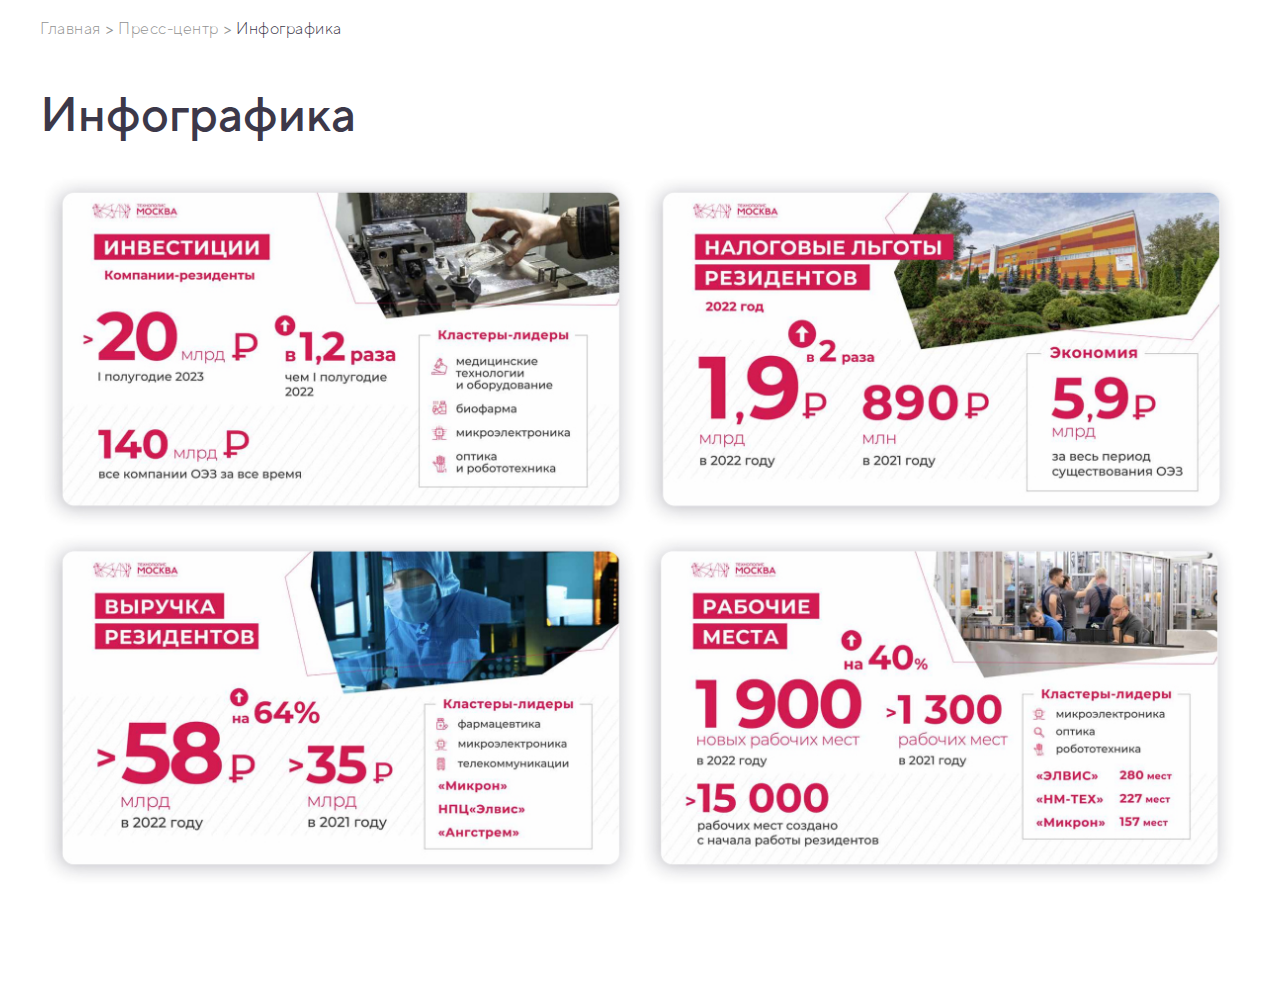
<file: info/index.html>
<!DOCTYPE html>
<html lang="ru">
<head>
    <meta charset="UTF-8">
    <meta http-equiv="X-UA-Compatible" content="IE=edge">
    <meta name="viewport" content="width=device-width, initial-scale=1.0">
    <meta name="description" content="Technopolis" />
    <link
  rel="stylesheet"
  href="https://cdn.jsdelivr.net/npm/swiper@10/swiper-bundle.min.css"
/>
    <link rel="stylesheet" href="./style/normalize.min.css">
    <link rel="stylesheet" href="./style/style.css">
    <title>Технополис</title>
</head>
<body>
    <div class="overflow"></div>
    <section class="smi">
        <div class="container">
            <div class="bread-crumbs">
                <a aria-label="#" class="bread-crumbs__link" href="#">Главная </a>
                <span>></span>
                <a aria-label="#" class="bread-crumbs__link" href="#">Пресс-центр </a>
                <span>></span>
                <a aria-label="#" class="bread-crumbs__link bread-crumbs__link_active" href="#">Инфографика</a>
            </div>
            <h1 class="info__title">Инфографика</h1>
            <div class="info__grid">
                <button class="modal-open-btn btn-reset" id="1"> <img src="./img/1.jpg" alt=""></button>
                <button class="modal-open-btn btn-reset" id="2"> <img src="./img/2.jpg" alt=""></button>
                <button class="modal-open-btn btn-reset" id="3"> <img src="./img/3.jpg" alt=""></button>
                <button class="modal-open-btn btn-reset" id="4"> <img src="./img/4.jpg" alt=""></button>
               
          
            </div>
            <div class="modal">
                <div class="swiper">
                    <!-- Additional required wrapper -->
                    <div class="swiper-wrapper">
                      <!-- Slides -->
                      <div class="swiper-slide" data-slide="1"><img src="./img/1.jpg" alt=""></div>
                      <div class="swiper-slide" data-slide="2"><img src="./img/2.jpg" alt=""></div>
                      <div class="swiper-slide" data-slide="3"><img src="./img/3.jpg" alt=""></div>
                      <div class="swiper-slide" data-slide="4"><img src="./img/4.jpg" alt=""></div>

                    </div>
                  
                  

                  </div>
                    <div class="swiper-btns">
                     
                    <div class="modal-button-prev">
                        <svg xmlns="http://www.w3.org/2000/svg" xmlns:xlink="http://www.w3.org/1999/xlink" viewBox="0 0 76.29 140.12"><defs><style>.cls-1,.cls-3{fill:none;}.cls-2{clip-path:url(#clip-path);}.cls-3{stroke:#cacaca;stroke-width:2px;}.cls-4{fill:#cacaca;}</style><clipPath id="clip-path" transform="translate(0 0)"><rect class="cls-1" width="76.29" height="140.12"/></clipPath></defs><g id="Layer_2" data-name="Layer 2"><g id="Layer_1-2" data-name="Layer 1"><g class="cls-2"><line class="cls-3" x1="3.01" y1="72.93" x2="75.24" y2="0.71"/><line class="cls-3" x1="3.36" y1="67.19" x2="75.59" y2="139.42"/></g><rect class="cls-4" x="-4.89" y="49.57" width="54.02" height="8.53" transform="translate(-31.59 31.4) rotate(-45)"/><rect class="cls-4" x="18.2" y="59.28" width="8.53" height="54.02" transform="translate(-54.44 41.15) rotate(-45)"/></g></g></svg>
                    </div>
                    <div class="modal-button-next">
                        <svg xmlns="http://www.w3.org/2000/svg" xmlns:xlink="http://www.w3.org/1999/xlink" viewBox="0 0 76.29 140.12"><defs><style>.cls-1,.cls-3{fill:none;}.cls-2{clip-path:url(#clip-path);}.cls-3{stroke:#cacaca;stroke-width:2px;}.cls-4{fill:#cacaca;}</style><clipPath id="clip-path" transform="translate(0 0)"><rect class="cls-1" width="76.29" height="140.12"/></clipPath></defs><g id="Layer_2" data-name="Layer 2"><g id="Layer_1-2" data-name="Layer 1"><g class="cls-2"><line class="cls-3" x1="3.01" y1="72.93" x2="75.24" y2="0.71"/><line class="cls-3" x1="3.36" y1="67.19" x2="75.59" y2="139.42"/></g><rect class="cls-4" x="-4.89" y="49.57" width="54.02" height="8.53" transform="translate(-31.59 31.4) rotate(-45)"/><rect class="cls-4" x="18.2" y="59.28" width="8.53" height="54.02" transform="translate(-54.44 41.15) rotate(-45)"/></g></g></svg>
                    </div>
                    </div>
            </div>
        </div>
    </section>

    <script src="https://cdn.jsdelivr.net/npm/swiper@10/swiper-bundle.min.js"></script>
    <script src="./js/index.js"></script>
</body>
</html>
</file>
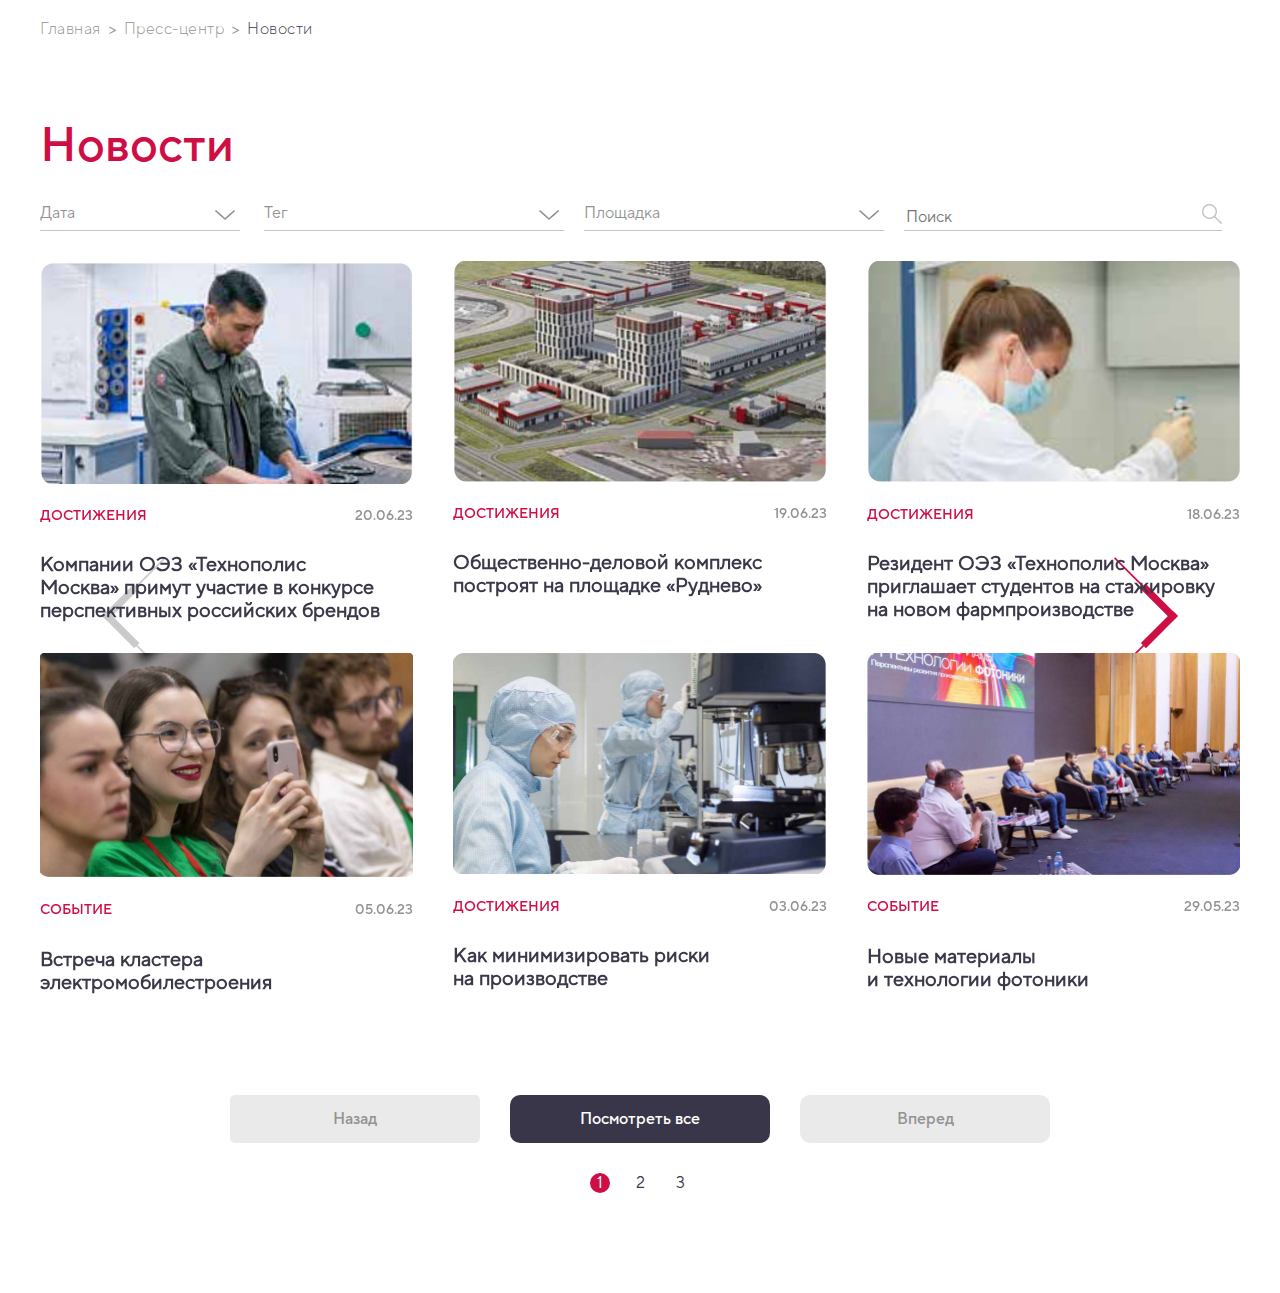
<file: news/index.html>
<!DOCTYPE html>
<html lang="ru">
<head>
    <meta charset="UTF-8">
    <meta http-equiv="X-UA-Compatible" content="IE=edge">
    <meta name="viewport" content="width=device-width, initial-scale=1.0">
    <meta name="description" content="Technopolis" />
    <link
  rel="stylesheet"
  href="https://cdn.jsdelivr.net/npm/swiper@10/swiper-bundle.min.css"
/>
    <link rel="stylesheet" href="./style/normalize.min.css">
    <link rel="stylesheet" href="./style/style.css">
    <title>Технополис</title>
</head>
<body>
    <section class="smi">
        <div class="container">
            <div class="bread-crumbs">
                <a aria-label="#" class="bread-crumbs__link" href="#">Главная </a>
                <span>></span>
                <a aria-label="#" class="bread-crumbs__link" href="#">Пресс-центр </a>
                <span>></span>
                <a aria-label="#" class="bread-crumbs__link bread-crumbs__link_active" href="#">Новости</a>
            </div>
            <h1 class="smi__title">Новости</h1>
            <div class="selects">
                <select class="date-select" name="" id="">
                    <option value="" disabled selected>Дата</option>
                    <option>123</option>
                </select>
                <select class="tag-select" name="" id="">
                    <option value="" disabled selected>Тег</option>
                    <option>123</option>
                </select>
                <select class="name-select" name="" id="">
                    <option value="" disabled selected>Площадка</option>
                    <option>123</option>
                </select>
                <div class="search">
                    <input placeholder="Поиск" type="text">
                    <?xml version="1.0" encoding="UTF-8"?><svg class="search__icon" xmlns="http://www.w3.org/2000/svg" viewBox="0 0 25.36 25.39"><defs><style>.d{fill:#c4c3c8;}</style></defs><g id="a"/><g id="b"><g id="c"><path class="d" d="M15.06,17.34l.46-.28s.09-.04,.13-.04c.07,0,.13,.03,.18,.08l.52,.55h0c.15,.16,.45,.47,.45,.47l6.95,6.97c.3,.3,.59,.37,.97,.25,.37-.11,.55-.34,.63-.75,0-.02,0-.04,.01-.06v-.2c-.02-.06-.03-.1-.04-.12l-.03-.06c-.07-.14-.15-.28-.21-.34-1.8-1.81-6.5-6.52-7.57-7.59-.36-.36-.41-.85-.11-1.27,.94-1.37,1.49-2.9,1.64-4.54,.17-1.87-.18-3.63-1.03-5.24-1.2-2.28-3.05-3.86-5.51-4.69-.72-.24-1.5-.39-2.31-.44-.07,0-.14-.02-.21-.03l-1.17,.03c-.17,.02-.34,.04-.51,.06C5.95,.41,3.95,1.47,2.37,3.26,1.19,4.58,.45,6.11,.16,7.8c-.53,3.12,.26,5.88,2.36,8.2,1.43,1.59,3.23,2.58,5.36,2.94,2.55,.44,4.94-.09,7.12-1.56,.01,0,.03-.02,.07-.04Zm-5.54-.15c-2.11,0-4.05-.82-5.51-2.29-1.44-1.46-2.24-3.39-2.23-5.44,.02-4.23,3.46-7.67,7.67-7.67,2.08,0,4.02,.81,5.47,2.26,1.46,1.46,2.26,3.39,2.25,5.45,0,2.04-.81,3.98-2.28,5.44-1.46,1.45-3.37,2.25-5.38,2.25Z"/></g></g></svg>
                </div>
                
            </div>
            <div class="swiper swiper-index">
                <!-- Additional required wrapper -->
                <div class="swiper-wrapper">
                  <!-- Slides -->
                  <div class="swiper-slide">
                     <div class="grid">
                        <a aria-label="#" href="#" class="card">
                            <img src="./img/1.jpg" alt="photo">
                            <div class="flex">
                                <p class="name">ДОСТИЖЕНИЯ</p>
                                <p class="date">20.06.23</p>
                            </div>
                            <h2 class="title">Компании ОЭЗ «Технополис<br>
                                Москва» примут участие в конкурсе<br>
                                перспективных российских брендов</h2>
                        </a>
                        <a aria-label="#" href="#" class="card">
                            <img src="./img/2.jpg" alt="photo">
                            <div class="flex">
                                <p class="name">ДОСТИЖЕНИЯ</p>
                                <p class="date">19.06.23</p>
                            </div>
                            <h2 class="title">Общественно-деловой комплекс<br>
                                построят на площадке «Руднево»</h2>
                        </a>
                        <a aria-label="#" href="#" class="card">
                            <img src="./img/3.jpg" alt="photo">
                            <div class="flex">
                                <p class="name">ДОСТИЖЕНИЯ</p>
                                <p class="date">18.06.23</p>
                            </div>
                            <h2 class="title">Резидент ОЭЗ «Технополис Москва»<br>
                                приглашает студентов на стажировку<br>
                                на новом фармпроизводстве </h2>
                        </a>
                        <a aria-label="#" href="#" class="card">
                            <img src="./img/4.jpg" alt="photo">
                            <div class="flex">
                                <p class="name">СОБЫТИЕ </p>
                                <p class="date">05.06.23</p>
                            </div>
                            <h2 class="title">Встреча кластера <br>
                                электромобилестроения</h2>
                            </a>
                        <a aria-label="#" href="#" class="card">
                            <img src="./img/5.jpg" alt="photo">
                            <div class="flex">
                                <p class="name">ДОСТИЖЕНИЯ</p>
                                <p class="date">03.06.23</p>
                            </div>
                            <h2 class="title">Как минимизировать риски<br>
                                на производстве </h2>
                            </a>
                        <a aria-label="#" href="#" class="card">
                            <img src="./img/6.jpg" alt="photo">
                            <div class="flex">
                                <p class="name">СОБЫТИЕ</p>
                                <p class="date">29.05.23</p>
                            </div>
                            <h2 class="title">Новые материалы<br>
                                и технологии фотоники</h2>
                            </a>
                    </div>
                  </div>
                  <div class="swiper-slide">
                     <div class="grid">
                        <a aria-label="#" href="#" class="card">
                            <img src="./img/1.jpg" alt="photo">
                            <div class="flex">
                                <p class="name">ДОСТИЖЕНИЯ</p>
                                <p class="date">20.06.23</p>
                            </div>
                            <h2 class="title">Компании ОЭЗ «Технополис<br>
                                Москва» примут участие в конкурсе<br>
                                перспективных российских брендов</h2>
                        </a>
                        <a aria-label="#" href="#" class="card">
                            <img src="./img/2.jpg" alt="photo">
                            <div class="flex">
                                <p class="name">ДОСТИЖЕНИЯ</p>
                                <p class="date">19.06.23</p>
                            </div>
                            <h2 class="title">Общественно-деловой комплекс<br>
                                построят на площадке «Руднево»</h2>
                        </a>
                        <a aria-label="#" href="#" class="card">
                            <img src="./img/3.jpg" alt="photo">
                            <div class="flex">
                                <p class="name">ДОСТИЖЕНИЯ</p>
                                <p class="date">18.06.23</p>
                            </div>
                            <h2 class="title">Резидент ОЭЗ «Технополис Москва»<br>
                                приглашает студентов на стажировку<br>
                                на новом фармпроизводстве </h2>
                        </a>
                        <a aria-label="#" href="#" class="card">
                            <img src="./img/4.jpg" alt="photo">
                            <div class="flex">
                                <p class="name">СОБЫТИЕ </p>
                                <p class="date">05.06.23</p>
                            </div>
                            <h2 class="title">Встреча кластера <br>
                                электромобилестроения</h2>
                            </a>
                        <a aria-label="#" href="#" class="card">
                            <img src="./img/5.jpg" alt="photo">
                            <div class="flex">
                                <p class="name">ДОСТИЖЕНИЯ</p>
                                <p class="date">03.06.23</p>
                            </div>
                            <h2 class="title">Как минимизировать риски<br>
                                на производстве </h2>
                            </a>
                        <a aria-label="#" href="#" class="card">
                            <img src="./img/6.jpg" alt="photo">
                            <div class="flex">
                                <p class="name">СОБЫТИЕ</p>
                                <p class="date">29.05.23</p>
                            </div>
                            <h2 class="title">Новые материалы<br>
                                и технологии фотоники</h2>
                            </a>
                    </div>
                  </div>
                  <div class="swiper-slide">
                      <div class="grid">
                        <a aria-label="#" href="#" class="card">
                            <img src="./img/1.jpg" alt="photo">
                            <div class="flex">
                                <p class="name">ДОСТИЖЕНИЯ</p>
                                <p class="date">20.06.23</p>
                            </div>
                            <h2 class="title">Компании ОЭЗ «Технополис<br>
                                Москва» примут участие в конкурсе<br>
                                перспективных российских брендов</h2>
                        </a>
                        <a aria-label="#" href="#" class="card">
                            <img src="./img/2.jpg" alt="photo">
                            <div class="flex">
                                <p class="name">ДОСТИЖЕНИЯ</p>
                                <p class="date">19.06.23</p>
                            </div>
                            <h2 class="title">Общественно-деловой комплекс<br>
                                построят на площадке «Руднево»</h2>
                        </a>
                        <a aria-label="#" href="#" class="card">
                            <img src="./img/3.jpg" alt="photo">
                            <div class="flex">
                                <p class="name">ДОСТИЖЕНИЯ</p>
                                <p class="date">18.06.23</p>
                            </div>
                            <h2 class="title">Резидент ОЭЗ «Технополис Москва»<br>
                                приглашает студентов на стажировку<br>
                                на новом фармпроизводстве </h2>
                        </a>
                        <a aria-label="#" href="#" class="card">
                            <img src="./img/4.jpg" alt="photo">
                            <div class="flex">
                                <p class="name">СОБЫТИЕ </p>
                                <p class="date">05.06.23</p>
                            </div>
                            <h2 class="title">Встреча кластера <br>
                                электромобилестроения</h2>
                            </a>
                        <a aria-label="#" href="#" class="card">
                            <img src="./img/5.jpg" alt="photo">
                            <div class="flex">
                                <p class="name">ДОСТИЖЕНИЯ</p>
                                <p class="date">03.06.23</p>
                            </div>
                            <h2 class="title">Как минимизировать риски<br>
                                на производстве </h2>
                            </a>
                        <a aria-label="#" href="#" class="card">
                            <img src="./img/6.jpg" alt="photo">
                            <div class="flex">
                                <p class="name">СОБЫТИЕ</p>
                                <p class="date">29.05.23</p>
                            </div>
                            <h2 class="title">Новые материалы<br>
                                и технологии фотоники</h2>
                            </a>
                    </div> 
                  </div>
                  ...
                </div>

              </div>
              <div class="buttons">
                <div class="swiper-prev">
                    <button class="prev-btn button btn-reset">Назад</button>
                </div>
                <button class="grey-button button btn-reset">Посмотреть все</button>
                <div class="swiper-next">
                    <button class="next-btn button btn-reset">Вперед</button>
                </div>
              </div>
              <div class="swiper-pag"></div>
        </div>
      <div class="swiper-buttons">
        <div class="swiper-btn-prev"></div>
        <div class="swiper-btn-next"></div>
      </div>
    </section>
    <script src="https://cdn.jsdelivr.net/npm/swiper@10/swiper-bundle.min.js"></script>
    <script src="./js/index.js"></script>
</body>
</html>
</file>
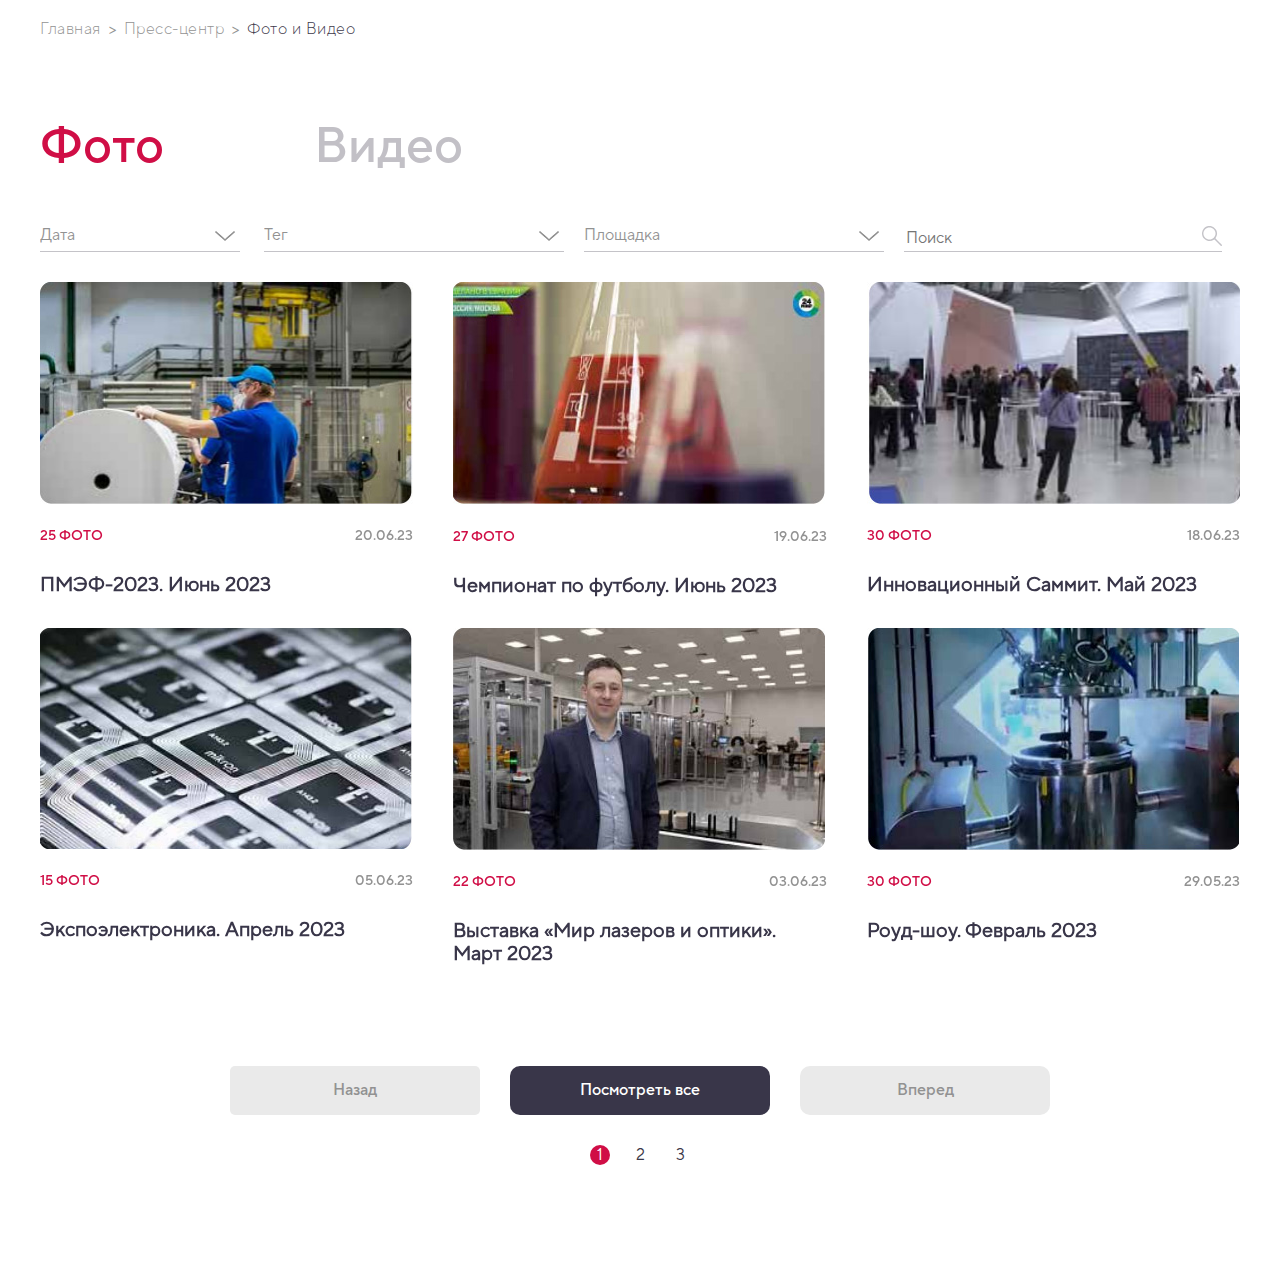
<file: photo/index.html>
<!DOCTYPE html>
<html lang="ru">
<head>
    <meta charset="UTF-8">
    <meta http-equiv="X-UA-Compatible" content="IE=edge">
    <meta name="viewport" content="width=device-width, initial-scale=1.0">
    <meta name="description" content="Technopolis" />
    <link
  rel="stylesheet"
  href="https://cdn.jsdelivr.net/npm/swiper@10/swiper-bundle.min.css"
/>
    <link rel="stylesheet" href="./style/normalize.min.css">
    <link rel="stylesheet" href="./style/style.css">
    <title>Технополис</title>
</head>
<body>
    <section class="smi">
        <div class="container">
            <div class="bread-crumbs">
                <a aria-label="#" class="bread-crumbs__link" href="#">Главная </a>
                <span>></span>
                <a aria-label="#" class="bread-crumbs__link" href="#">Пресс-центр </a>
                <span>></span>
                <a aria-label="#" class="bread-crumbs__link bread-crumbs__link_active" href="#">Фото и Видео</a>
            </div>
            <ul class="photo__list product__list list-reset">
                <li class="photo__item product__item active" data-block-id="product__first-block">
                    Фото
                </li>
                <li class="photo__item product__item" data-block-id="product__second-block">
                    Видео
                </li>
            </ul>
            <div class="product__first-block" id="product__first-block">
                <div class="selects">
                    <select class="date-select" name="" id="">
                        <option value="" disabled selected>Дата</option>
                        <option>123</option>
                    </select>
                    <select class="tag-select" name="" id="">
                        <option value="" disabled selected>Тег</option>
                        <option>123</option>
                    </select>
                    <select class="name-select" name="" id="">
                        <option value="" disabled selected>Площадка</option>
                        <option>123</option>
                    </select>
                    <div class="search">
                        <input placeholder="Поиск" type="text">
                        <?xml version="1.0" encoding="UTF-8"?><svg class="search__icon" xmlns="http://www.w3.org/2000/svg" viewBox="0 0 25.36 25.39"><defs><style>.d{fill:#c4c3c8;}</style></defs><g id="a"/><g id="b"><g id="c"><path class="d" d="M15.06,17.34l.46-.28s.09-.04,.13-.04c.07,0,.13,.03,.18,.08l.52,.55h0c.15,.16,.45,.47,.45,.47l6.95,6.97c.3,.3,.59,.37,.97,.25,.37-.11,.55-.34,.63-.75,0-.02,0-.04,.01-.06v-.2c-.02-.06-.03-.1-.04-.12l-.03-.06c-.07-.14-.15-.28-.21-.34-1.8-1.81-6.5-6.52-7.57-7.59-.36-.36-.41-.85-.11-1.27,.94-1.37,1.49-2.9,1.64-4.54,.17-1.87-.18-3.63-1.03-5.24-1.2-2.28-3.05-3.86-5.51-4.69-.72-.24-1.5-.39-2.31-.44-.07,0-.14-.02-.21-.03l-1.17,.03c-.17,.02-.34,.04-.51,.06C5.95,.41,3.95,1.47,2.37,3.26,1.19,4.58,.45,6.11,.16,7.8c-.53,3.12,.26,5.88,2.36,8.2,1.43,1.59,3.23,2.58,5.36,2.94,2.55,.44,4.94-.09,7.12-1.56,.01,0,.03-.02,.07-.04Zm-5.54-.15c-2.11,0-4.05-.82-5.51-2.29-1.44-1.46-2.24-3.39-2.23-5.44,.02-4.23,3.46-7.67,7.67-7.67,2.08,0,4.02,.81,5.47,2.26,1.46,1.46,2.26,3.39,2.25,5.45,0,2.04-.81,3.98-2.28,5.44-1.46,1.45-3.37,2.25-5.38,2.25Z"/></g></g></svg>
                    </div>
                    
                </div>
    
                <div class="swiper">
                    <!-- Additional required wrapper -->
                    <div class="swiper-wrapper">
                      <!-- Slides -->
                      <div class="swiper-slide">
                        <div class="grid">
                            <div class="card">
                                <img src="./img/1.jpg" alt="photo">
                                <div class="flex">
                                    <p class="name">25 ФОТО</p>
                                    <p class="date">20.06.23</p>
                                </div>
                                <h2 class="title">ПМЭФ-2023. Июнь 2023</h2>
                            </div>
                            <div class="card">
                                <img src="./img/2.jpg" alt="photo">
                                <div class="flex">
                                    <p class="name">27 ФОТО</p>
                                    <p class="date">19.06.23</p>
                                </div>
                                <h2 class="title">Чемпионат по футболу. Июнь 2023</h2>
                            </div>
                            <div class="card">
                                <img src="./img/3.jpg" alt="photo">
                                <div class="flex">
                                    <p class="name">30 ФОТО</p>
                                    <p class="date">18.06.23</p>
                                </div>
                                <h2 class="title">Инновационный Саммит. Май 2023 </h2>
                            </div>
                            <div class="card">
                                <img src="./img/4.jpg" alt="photo">
                                <div class="flex">
                                    <p class="name">15 ФОТО</p>
                                    <p class="date">05.06.23</p>
                                </div>
                                <h2 class="title">Экспоэлектроника. Апрель 2023</h2>
                            </div>
                            <div class="card">
                                <img src="./img/5.jpg" alt="photo">
                                <div class="flex">
                                    <p class="name">22 ФОТО</p>
                                    <p class="date">03.06.23</p>
                                </div>
                                <h2 class="title">Выставка «Мир лазеров и оптики».<br>
                                    Март 2023 </h2>
                            </div>
                            <div class="card">
                                <img src="./img/6.jpg" alt="photo">
                                <div class="flex">
                                    <p class="name">30 ФОТО</p>
                                    <p class="date">29.05.23</p>
                                </div>
                                <h2 class="title">Роуд-шоу. Февраль 2023</h2>
                            </div>
                        </div>
                      </div>
                      <div class="swiper-slide">
                      <div class="grid">
                            <div class="card">
                                <img src="./img/1.jpg" alt="photo">
                                <div class="flex">
                                    <p class="name">25 ФОТО</p>
                                    <p class="date">20.06.23</p>
                                </div>
                                <h2 class="title">ПМЭФ-2023. Июнь 2023</h2>
                            </div>
                            <div class="card">
                                <img src="./img/2.jpg" alt="photo">
                                <div class="flex">
                                    <p class="name">27 ФОТО</p>
                                    <p class="date">19.06.23</p>
                                </div>
                                <h2 class="title">Чемпионат по футболу. Июнь 2023</h2>
                            </div>
                            <div class="card">
                                <img src="./img/3.jpg" alt="photo">
                                <div class="flex">
                                    <p class="name">30 ФОТО</p>
                                    <p class="date">18.06.23</p>
                                </div>
                                <h2 class="title">Инновационный Саммит. Май 2023 </h2>
                            </div>
                            <div class="card">
                                <img src="./img/4.jpg" alt="photo">
                                <div class="flex">
                                    <p class="name">15 ФОТО</p>
                                    <p class="date">05.06.23</p>
                                </div>
                                <h2 class="title">Экспоэлектроника. Апрель 2023</h2>
                            </div>
                            <div class="card">
                                <img src="./img/5.jpg" alt="photo">
                                <div class="flex">
                                    <p class="name">22 ФОТО</p>
                                    <p class="date">03.06.23</p>
                                </div>
                                <h2 class="title">Выставка «Мир лазеров и оптики».<br>
                                    Март 2023 </h2>
                            </div>
                            <div class="card">
                                <img src="./img/6.jpg" alt="photo">
                                <div class="flex">
                                    <p class="name">30 ФОТО</p>
                                    <p class="date">29.05.23</p>
                                </div>
                                <h2 class="title">Роуд-шоу. Февраль 2023</h2>
                            </div>
                        </div>
                      </div>
                      <div class="swiper-slide">
                        <div class="grid">
                            <div class="card">
                                <img src="./img/1.jpg" alt="photo">
                                <div class="flex">
                                    <p class="name">25 ФОТО</p>
                                    <p class="date">20.06.23</p>
                                </div>
                                <h2 class="title">ПМЭФ-2023. Июнь 2023</h2>
                            </div>
                            <div class="card">
                                <img src="./img/2.jpg" alt="photo">
                                <div class="flex">
                                    <p class="name">27 ФОТО</p>
                                    <p class="date">19.06.23</p>
                                </div>
                                <h2 class="title">Чемпионат по футболу. Июнь 2023</h2>
                            </div>
                            <div class="card">
                                <img src="./img/3.jpg" alt="photo">
                                <div class="flex">
                                    <p class="name">30 ФОТО</p>
                                    <p class="date">18.06.23</p>
                                </div>
                                <h2 class="title">Инновационный Саммит. Май 2023 </h2>
                            </div>
                            <div class="card">
                                <img src="./img/4.jpg" alt="photo">
                                <div class="flex">
                                    <p class="name">15 ФОТО</p>
                                    <p class="date">05.06.23</p>
                                </div>
                                <h2 class="title">Экспоэлектроника. Апрель 2023</h2>
                            </div>
                            <div class="card">
                                <img src="./img/5.jpg" alt="photo">
                                <div class="flex">
                                    <p class="name">22 ФОТО</p>
                                    <p class="date">03.06.23</p>
                                </div>
                                <h2 class="title">Выставка «Мир лазеров и оптики».<br>
                                    Март 2023 </h2>
                            </div>
                            <div class="card">
                                <img src="./img/6.jpg" alt="photo">
                                <div class="flex">
                                    <p class="name">30 ФОТО</p>
                                    <p class="date">29.05.23</p>
                                </div>
                                <h2 class="title">Роуд-шоу. Февраль 2023</h2>
                            </div>
                        </div>
                      </div>
                      ...
                    </div>
    
                  </div>
                  <div class="buttons">
                    <div class="swiper-prev">
                        <button class="prev-btn button btn-reset">Назад</button>
                    </div>
                    <button class="grey-button button btn-reset">Посмотреть все</button>
                    <div class="swiper-next">
                        <button class="next-btn button btn-reset">Вперед</button>
                    </div>
                  </div>
                  <div class="swiper-pag"></div>
            </div>
          <div class="swiper-buttons">
            <div class="swiper-btn-prev"></div>
            <div class="swiper-btn-next"></div>
          </div>
          
              
            <div class="product__first-block" id="product__second-block">
                <div class="selects">
                    <select class="date-select" name="" id="">
                        <option value="" disabled selected>Дата</option>
                        <option>123</option>
                    </select>
                    <select class="tag-select" name="" id="">
                        <option value="" disabled selected>Тег</option>
                        <option>123</option>
                    </select>
                    <select class="name-select" name="" id="">
                        <option value="" disabled selected>Площадка</option>
                        <option>123</option>
                    </select>
                    <div class="search">
                        <input placeholder="Поиск" type="text">
                        <?xml version="1.0" encoding="UTF-8"?><svg class="search__icon" xmlns="http://www.w3.org/2000/svg" viewBox="0 0 25.36 25.39"><defs><style>.d{fill:#c4c3c8;}</style></defs><g id="a"/><g id="b"><g id="c"><path class="d" d="M15.06,17.34l.46-.28s.09-.04,.13-.04c.07,0,.13,.03,.18,.08l.52,.55h0c.15,.16,.45,.47,.45,.47l6.95,6.97c.3,.3,.59,.37,.97,.25,.37-.11,.55-.34,.63-.75,0-.02,0-.04,.01-.06v-.2c-.02-.06-.03-.1-.04-.12l-.03-.06c-.07-.14-.15-.28-.21-.34-1.8-1.81-6.5-6.52-7.57-7.59-.36-.36-.41-.85-.11-1.27,.94-1.37,1.49-2.9,1.64-4.54,.17-1.87-.18-3.63-1.03-5.24-1.2-2.28-3.05-3.86-5.51-4.69-.72-.24-1.5-.39-2.31-.44-.07,0-.14-.02-.21-.03l-1.17,.03c-.17,.02-.34,.04-.51,.06C5.95,.41,3.95,1.47,2.37,3.26,1.19,4.58,.45,6.11,.16,7.8c-.53,3.12,.26,5.88,2.36,8.2,1.43,1.59,3.23,2.58,5.36,2.94,2.55,.44,4.94-.09,7.12-1.56,.01,0,.03-.02,.07-.04Zm-5.54-.15c-2.11,0-4.05-.82-5.51-2.29-1.44-1.46-2.24-3.39-2.23-5.44,.02-4.23,3.46-7.67,7.67-7.67,2.08,0,4.02,.81,5.47,2.26,1.46,1.46,2.26,3.39,2.25,5.45,0,2.04-.81,3.98-2.28,5.44-1.46,1.45-3.37,2.25-5.38,2.25Z"/></g></g></svg>
                    </div>
                    
                </div>
             <div class="video__grid">
                <img src="./img/video-1.jpg" alt="video">
                <img src="./img/video-2.jpg" alt="video">
                <img src="./img/video-3.jpg" alt="video">
                <img src="./img/video-4.jpg" alt="video">
                <img src="./img/video-1.jpg" alt="video">
                <img src="./img/video-2.jpg" alt="video">
             </div>
            </div>
            
    </section>
    <script src="https://cdn.jsdelivr.net/npm/swiper@10/swiper-bundle.min.js"></script>
    <script src="./js/index.js"></script>
</body>
</html>
</file>
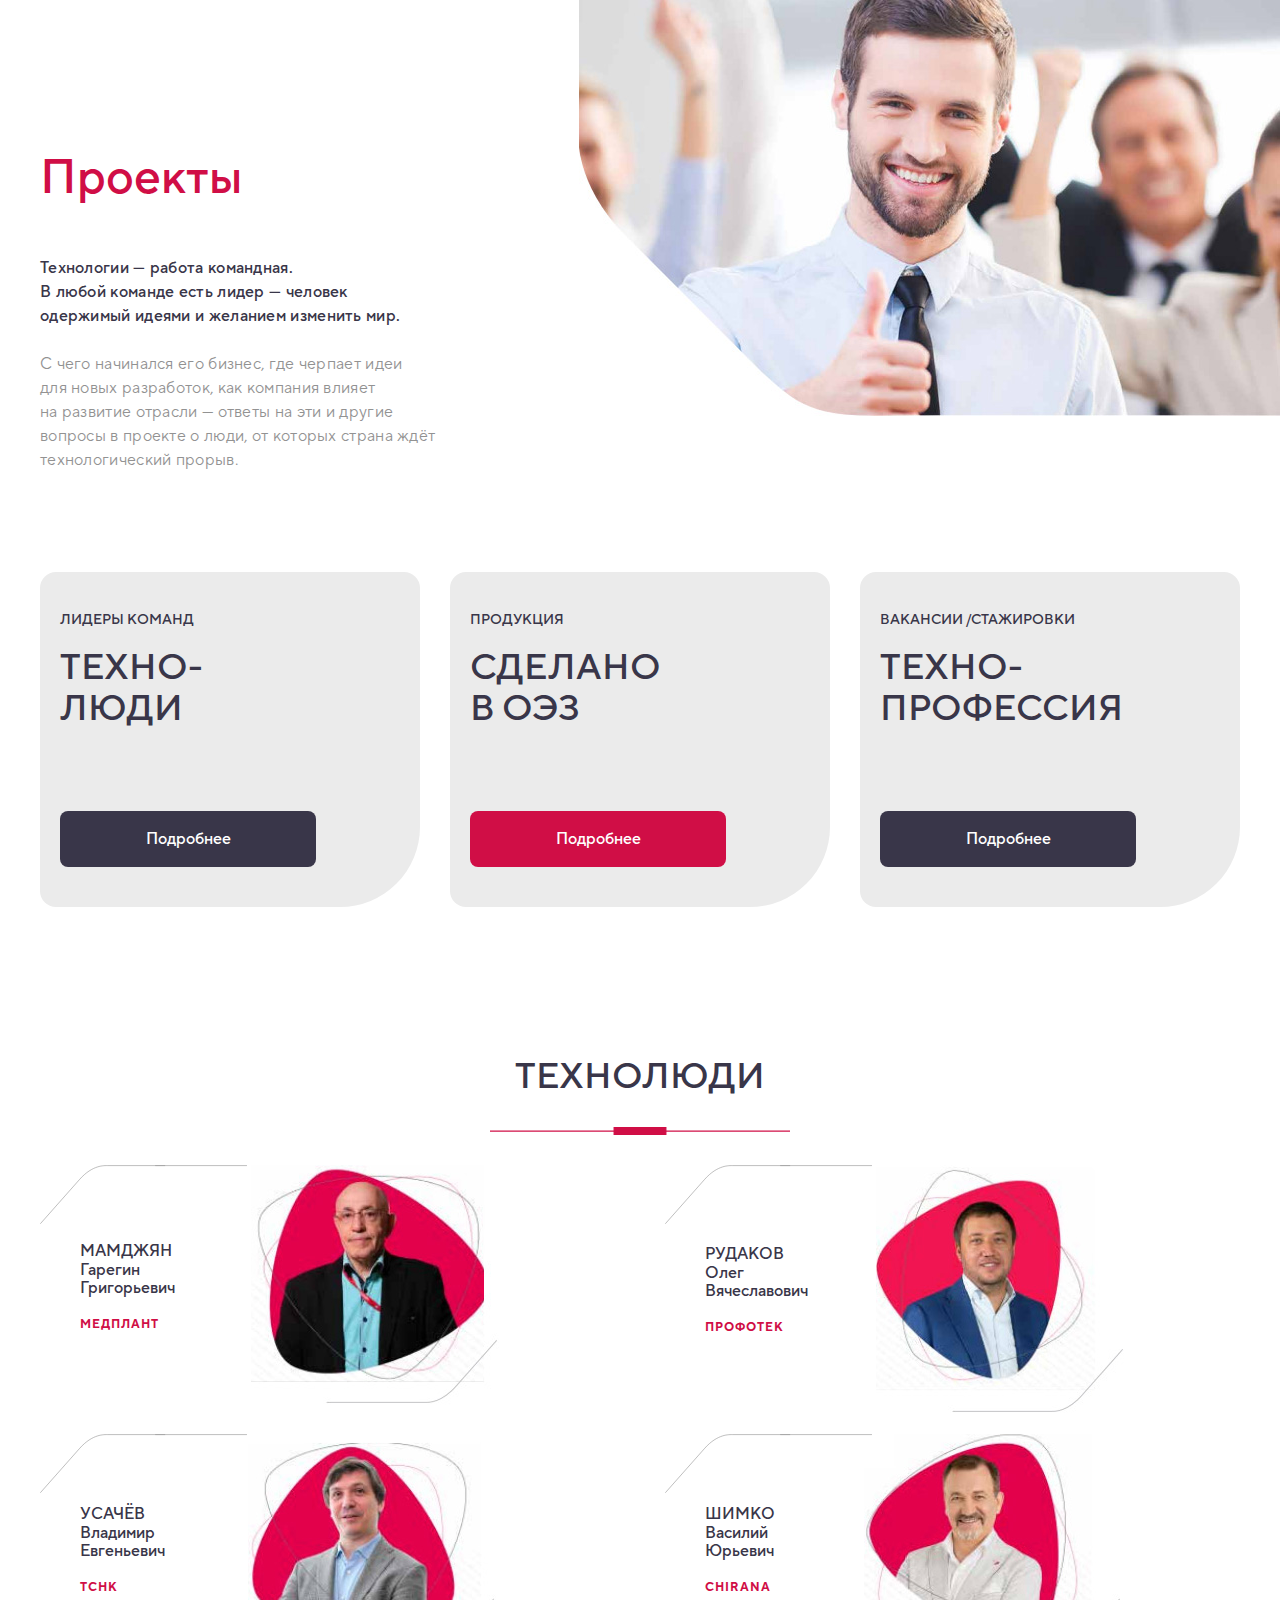
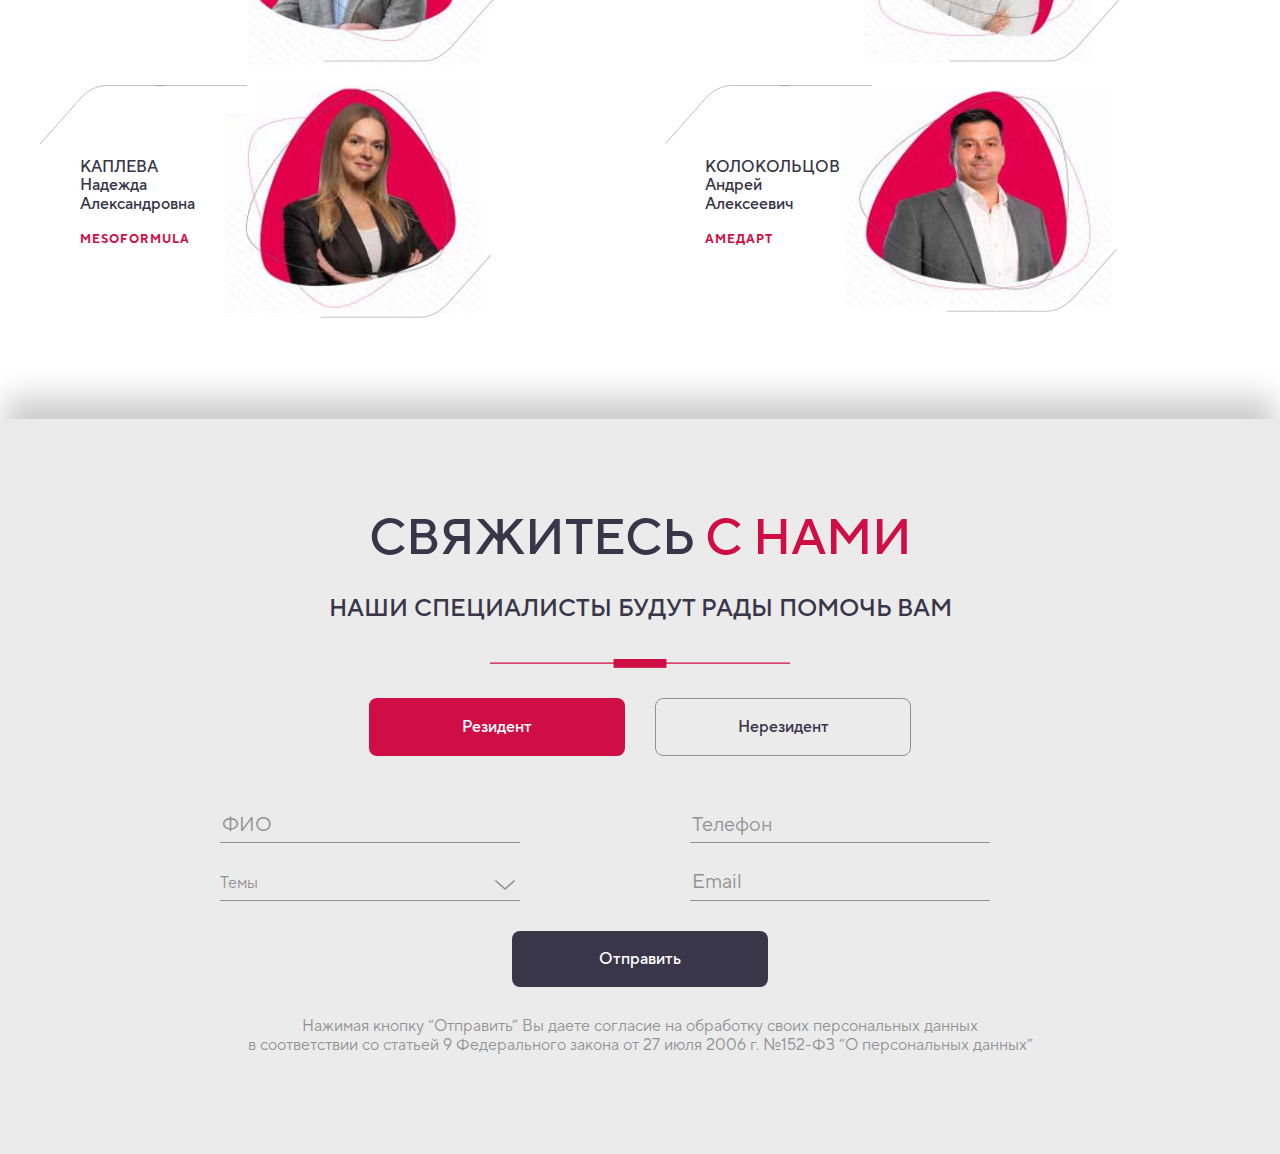
<file: projects/index.html>
<!DOCTYPE html>
<html lang="ru">
<head>
    <meta charset="UTF-8">
    <meta http-equiv="X-UA-Compatible" content="IE=edge">
    <meta name="viewport" content="width=device-width, initial-scale=1.0">
    <meta name="description" content="Technopolis" />
    <link rel="stylesheet" href="./style/normalize.min.css">
    <link rel="stylesheet" href="./style/style.css">
    <title>Технополис</title>
</head>
<body>
    <section class="hero">
        <img class="hero__img" src="./img/hero.jpg" alt="photo">
        <div class="container">
            <div class="hero__relative">
                <h1 class="hero__title"><span>Проекты
                </span>
               </h1>
            <p class="hero__text">
                <span>
                    Технологии — работа командная.<br>
В любой команде есть лидер — человек<br>
одержимый идеями и желанием изменить мир.
                </span>
                <br>
                <br>
                С чего начинался его бизнес, где черпает идеи<br>
для новых разработок, как компания влияет<br>
на развитие отрасли — ответы на эти и другие<br>
вопросы в проекте о люди, от которых страна ждёт<br>
технологический прорыв.
            </p>
            <?xml version="1.0" encoding="utf-8"?>
<!-- Generator: Adobe Illustrator 26.1.0, SVG Export Plug-In . SVG Version: 6.00 Build 0)  -->
<svg class="hero__svg" version="1.1" id="Layer_1" xmlns="http://www.w3.org/2000/svg" xmlns:xlink="http://www.w3.org/1999/xlink" x="0px" y="0px"
	 viewBox="0 0 352.2 100.5" style="enable-background:new 0 0 352.2 100.5;" xml:space="preserve">
<style type="text/css">
	.st0{fill:none;stroke:#D00E46;stroke-linecap:round;stroke-miterlimit:10;}
	.st1{fill:none;stroke:#D00E46;stroke-miterlimit:10;}
</style>
<g id="Layer_2_00000005259036026371473300000003008241246582374814_">
	<g id="Layer_1-2">
		<path class="st0" d="M139.9,99.5h96.7c6.3,0,26,1.3,47.8-23.1L351.2,1"/>
		<line class="st1" x1="156.2" y1="99.5" x2="0" y2="99.5"/>
	</g>
</g>
</svg>

            </div>
            <div class="hero__block">
                <div class="hero__card">
                    <span class="hero__card-descr">ЛИДЕРЫ КОМАНД</span>
                    <h2 class="hero__card-title">ТЕХНО-<br>ЛЮДИ</h2>
                    <button class="gray-button button btn-reset">Подробнее</button>
                </div>
                <div class="hero__card">
                    <span class="hero__card-descr">ПРОДУКЦИЯ</span>
                    <h2 class="hero__card-title">СДЕЛАНО<br>
                        В ОЭЗ</h2>
                    <button class="button btn-reset">Подробнее</button>
                </div>
                <div class="hero__card">
                    <span class="hero__card-descr">ВАКАНСИИ /СТАЖИРОВКИ</span>
                    <h2 class="hero__card-title">ТЕХНО-<br>ПРОФЕССИЯ</h2>
                    <button class="gray-button button btn-reset">Подробнее</button>
                </div>
            </div>
        </div>
    </section>
    <section class="people">
        <div class="container">
            <h2 class="people__title">ТЕХНОЛЮДИ</h2>
            <svg class="svg" xmlns="http://www.w3.org/2000/svg" xmlns:xlink="http://www.w3.org/1999/xlink" version="1.1" id="Layer_1" x="0px" y="0px" viewBox="0 0 221 6" style="enable-background:new 0 0 221 6;" xml:space="preserve">
                <style type="text/css">
                    .st0{fill:none;stroke:#D00E46;}
                    .st1{fill:#D00E46;}
                </style>
                <line class="st0" x1="221" y1="3" x2="0" y2="3"/>
                <rect x="91.5" y="0" class="st1" width="38" height="6"/>
                </svg>
            <div class="people__block">
                <div class="people__card">
                    <svg class="people__card-svg" version="1.1" id="Layer_1" xmlns="http://www.w3.org/2000/svg" xmlns:xlink="http://www.w3.org/1999/xlink" x="0px" y="0px"
                            viewBox="0 0 352.2 100.5" xml:space="preserve">
                        <g id="Layer_2_00000005259036026371473300000003008241246582374814_">
                            <g id="Layer_1-2">
                                <path class="st0" d="M139.9,99.5h96.7c6.3,0,26,1.3,47.8-23.1L351.2,1"/>
                                <line class="st1" x1="156.2" y1="99.5" x2="0" y2="99.5"/>
                            </g>
                        </g>
                        </svg>
                    <div class="people__card-block">
                        <div class="people__card-text">
                            <p class="people__card-name">
                                МАМДЖЯН<br>
Гарегин<br>
Григорьевич
                            </p>
                            <p class="people__card-prof">МЕДПЛАНТ</p>
                        </div>
                        <img src="./img/people-1.jpg" alt="photo">
                    </div>
                </div>
                <div class="people__card">
                    <svg class="people__card-svg" version="1.1" id="Layer_1" xmlns="http://www.w3.org/2000/svg" xmlns:xlink="http://www.w3.org/1999/xlink" x="0px" y="0px"
                            viewBox="0 0 352.2 100.5" xml:space="preserve">
                        <g id="Layer_2_00000005259036026371473300000003008241246582374814_">
                            <g id="Layer_1-2">
                                <path class="st0" d="M139.9,99.5h96.7c6.3,0,26,1.3,47.8-23.1L351.2,1"/>
                                <line class="st1" x1="156.2" y1="99.5" x2="0" y2="99.5"/>
                            </g>
                        </g>
                        </svg>
                    <div class="people__card-block">
                        <div class="people__card-text">
                            <p class="people__card-name">
                                РУДАКОВ<br>
Олег<br>
Вячеславович

                            </p>
                            <p class="people__card-prof">ПРОФОТЕК</p>
                        </div>
                        <img src="./img/people-2.jpg" alt="photo">
                    </div>
                </div>
                <div class="people__card">
                    <svg class="people__card-svg" version="1.1" id="Layer_1" xmlns="http://www.w3.org/2000/svg" xmlns:xlink="http://www.w3.org/1999/xlink" x="0px" y="0px"
                            viewBox="0 0 352.2 100.5" xml:space="preserve">
                        <g id="Layer_2_00000005259036026371473300000003008241246582374814_">
                            <g id="Layer_1-2">
                                <path class="st0" d="M139.9,99.5h96.7c6.3,0,26,1.3,47.8-23.1L351.2,1"/>
                                <line class="st1" x1="156.2" y1="99.5" x2="0" y2="99.5"/>
                            </g>
                        </g>
                        </svg>
                    <div class="people__card-block">
                        <div class="people__card-text">
                            <p class="people__card-name">
                                УСАЧЁВ<br>
Владимир<br>
Евгеньевич


                            </p>
                            <p class="people__card-prof">ТСНК</p>
                        </div>
                        <img src="./img/people-3.jpg" alt="photo">
                    </div>
                </div>
                <div class="people__card">
                    <svg class="people__card-svg" version="1.1" id="Layer_1" xmlns="http://www.w3.org/2000/svg" xmlns:xlink="http://www.w3.org/1999/xlink" x="0px" y="0px"
                            viewBox="0 0 352.2 100.5" xml:space="preserve">
                        <g id="Layer_2_00000005259036026371473300000003008241246582374814_">
                            <g id="Layer_1-2">
                                <path class="st0" d="M139.9,99.5h96.7c6.3,0,26,1.3,47.8-23.1L351.2,1"/>
                                <line class="st1" x1="156.2" y1="99.5" x2="0" y2="99.5"/>
                            </g>
                        </g>
                        </svg>
                    <div class="people__card-block">
                        <div class="people__card-text">
                            <p class="people__card-name">
                                ШИМКО<br>
Василий<br>
Юрьевич<br>



                            </p>
                            <p class="people__card-prof">CHIRANA</p>
                        </div>
                        <img src="./img/people-4.jpg" alt="photo">
                    </div>
                </div>
                <div class="people__card">
                    <svg class="people__card-svg" version="1.1" id="Layer_1" xmlns="http://www.w3.org/2000/svg" xmlns:xlink="http://www.w3.org/1999/xlink" x="0px" y="0px"
                            viewBox="0 0 352.2 100.5" xml:space="preserve">
                        <g id="Layer_2_00000005259036026371473300000003008241246582374814_">
                            <g id="Layer_1-2">
                                <path class="st0" d="M139.9,99.5h96.7c6.3,0,26,1.3,47.8-23.1L351.2,1"/>
                                <line class="st1" x1="156.2" y1="99.5" x2="0" y2="99.5"/>
                            </g>
                        </g>
                        </svg>
                    <div class="people__card-block">
                        <div class="people__card-text">
                            <p class="people__card-name">
                                КАПЛЕВА<br>
Надежда<br>
Александровна




                            </p>
                            <p class="people__card-prof">MESOFORMULA</p>
                        </div>
                        <img src="./img/people-5.jpg" alt="photo">
                    </div>
                </div>
                <div class="people__card">
                    <svg class="people__card-svg" version="1.1" id="Layer_1" xmlns="http://www.w3.org/2000/svg" xmlns:xlink="http://www.w3.org/1999/xlink" x="0px" y="0px"
                            viewBox="0 0 352.2 100.5" xml:space="preserve">
                        <g id="Layer_2_00000005259036026371473300000003008241246582374814_">
                            <g id="Layer_1-2">
                                <path class="st0" d="M139.9,99.5h96.7c6.3,0,26,1.3,47.8-23.1L351.2,1"/>
                                <line class="st1" x1="156.2" y1="99.5" x2="0" y2="99.5"/>
                            </g>
                        </g>
                        </svg>
                    <div class="people__card-block">
                        <div class="people__card-text">
                            <p class="people__card-name">
                                КОЛОКОЛЬЦОВ<br>
Андрей<br>
Алексеевич





                            </p>
                            <p class="people__card-prof">АМЕДАРТ</p>
                        </div>
                        <img src="./img/people-6.jpg" alt="photo">
                    </div>
                </div>
            </div>
        </div>
    </section>
    <section class="connect">
        <div class="container">
            <h2 class="connect__title">СВЯЖИТЕСЬ <span>С НАМИ</span>
                </h2>
            <p class="connect__descr">НАШИ СПЕЦИАЛИСТЫ БУДУТ РАДЫ ПОМОЧЬ ВАМ</p>
            <svg class="svg" xmlns="http://www.w3.org/2000/svg" xmlns:xlink="http://www.w3.org/1999/xlink" version="1.1" id="Layer_1" x="0px" y="0px" viewBox="0 0 221 6" style="enable-background:new 0 0 221 6;" xml:space="preserve">

                <line class="st0" x1="221" y1="3" x2="0" y2="3"/>
                <rect x="91.5" y="0" class="st1" width="38" height="6"/>
                </svg>
            <div class="buttons">
                <button class="connect-red__btn button btn-reset">Резидент</button>
                <button class="connect-empty__btn button btn-reset">Нерезидент</button>
            </div>
            <form class="form" action="#">
                <div class="inputs">
                    <input type="text" class="form__input" placeholder="ФИО">
                <input type="tel" class="form__input" placeholder="Телефон">
                <select class="form__select form__input" placeholder="Тема">
                    <option value="" disabled selected>Темы</option>
                    <option value="" >123</option>
                    </select>
                <input type="email" class="form__input" placeholder="Email">
                </div>
                <button class="connect__btn gray-button button btn-reset" type="submit">Отправить</button>
            </form>
            <p class="connect__text">Нажимая кнопку “Отправить” Вы даете согласие на обработку своих персональных данных <br>
                в соответствии со статьей 9 Федерального закона от 27 июля 2006 г. №152-Ф3 “О персональных данных”</p>
        </div>
    </section>

    <script src="./js/index.js"></script>
</body>
</html>
</file>
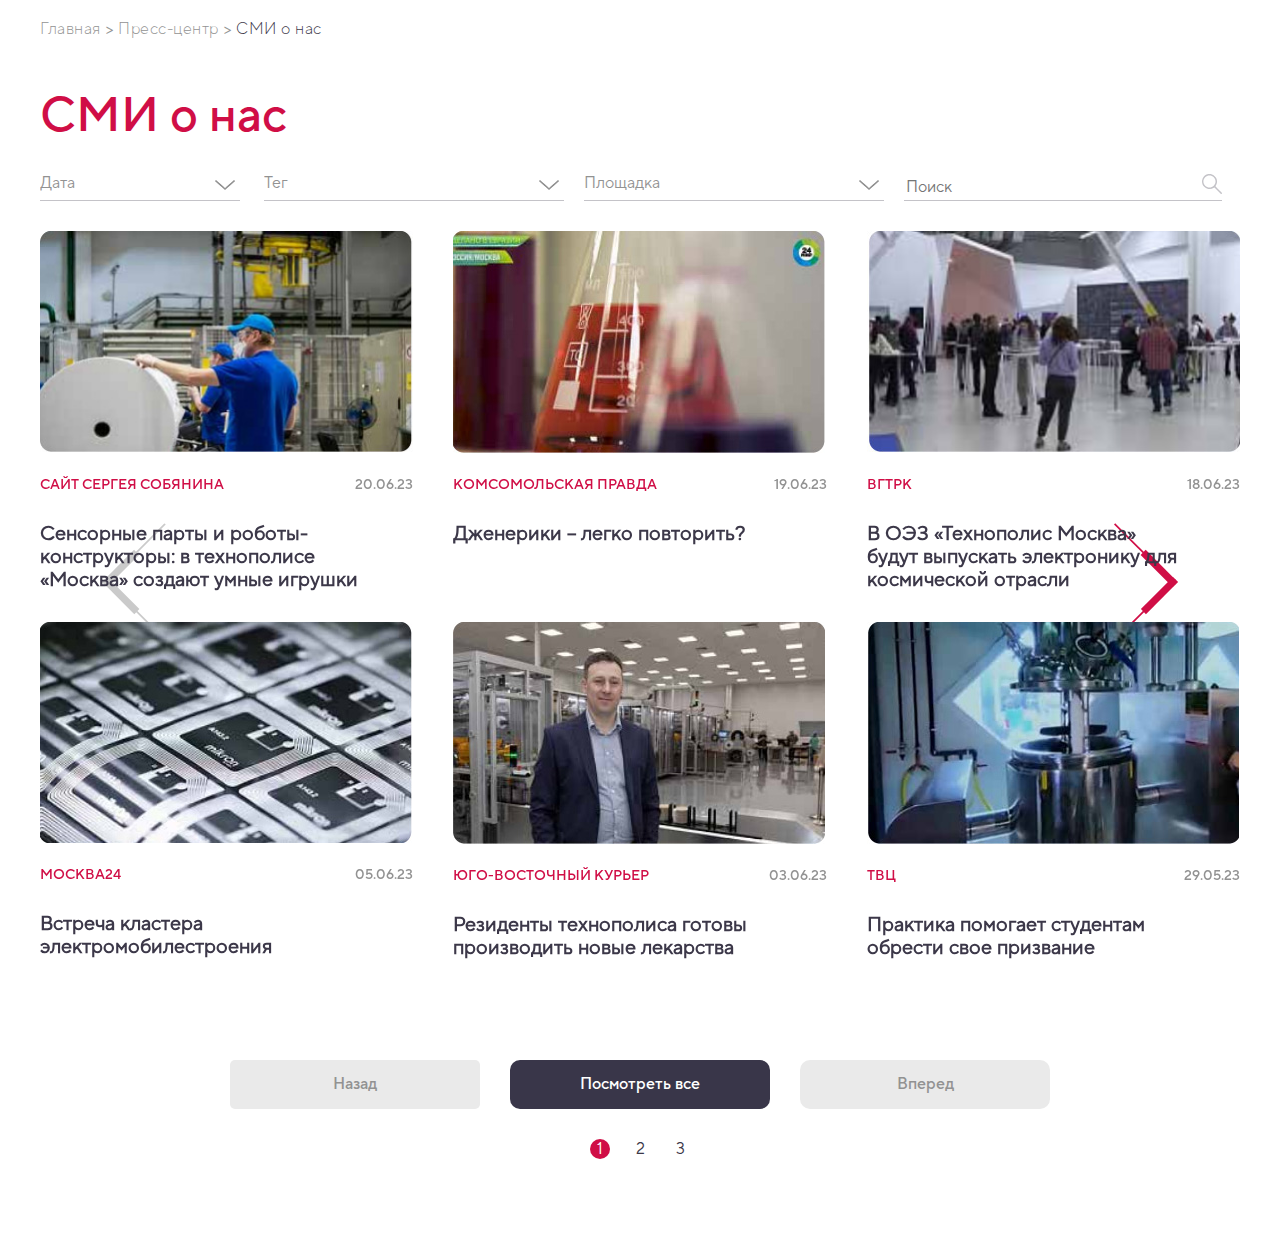
<file: smi/index.html>
<!DOCTYPE html>
<html lang="ru">
<head>
    <meta charset="UTF-8">
    <meta http-equiv="X-UA-Compatible" content="IE=edge">
    <meta name="viewport" content="width=device-width, initial-scale=1.0">
    <meta name="description" content="Technopolis" />
    <link
  rel="stylesheet"
  href="https://cdn.jsdelivr.net/npm/swiper@10/swiper-bundle.min.css"
/>
    <link rel="stylesheet" href="./style/normalize.min.css">
    <link rel="stylesheet" href="./style/style.css">
    <title>Технополис</title>
</head>
<body>
    <section class="smi">
        <div class="container">
            <div class="bread-crumbs">
                <a aria-label="#" class="bread-crumbs__link" href="#">Главная </a>
                <span>></span>
                <a aria-label="#" class="bread-crumbs__link" href="#">Пресс-центр </a>
                <span>></span>
                <a aria-label="#" class="bread-crumbs__link bread-crumbs__link_active" href="#">СМИ о нас</a>
            </div>
            <h1 class="smi__title">СМИ о нас</h1>
            <div class="selects">
                <select class="date-select" name="" id="">
                    <option value="" disabled selected>Дата</option>
                    <option>123</option>
                </select>
                <select class="tag-select" name="" id="">
                    <option value="" disabled selected>Тег</option>
                    <option>123</option>
                </select>
                <select class="name-select" name="" id="">
                    <option value="" disabled selected>Площадка</option>
                    <option>123</option>
                </select>
                <div class="search">
                    <input placeholder="Поиск" type="text">
                    <?xml version="1.0" encoding="UTF-8"?><svg class="search__icon" xmlns="http://www.w3.org/2000/svg" viewBox="0 0 25.36 25.39"><defs><style>.d{fill:#c4c3c8;}</style></defs><g id="a"/><g id="b"><g id="c"><path class="d" d="M15.06,17.34l.46-.28s.09-.04,.13-.04c.07,0,.13,.03,.18,.08l.52,.55h0c.15,.16,.45,.47,.45,.47l6.95,6.97c.3,.3,.59,.37,.97,.25,.37-.11,.55-.34,.63-.75,0-.02,0-.04,.01-.06v-.2c-.02-.06-.03-.1-.04-.12l-.03-.06c-.07-.14-.15-.28-.21-.34-1.8-1.81-6.5-6.52-7.57-7.59-.36-.36-.41-.85-.11-1.27,.94-1.37,1.49-2.9,1.64-4.54,.17-1.87-.18-3.63-1.03-5.24-1.2-2.28-3.05-3.86-5.51-4.69-.72-.24-1.5-.39-2.31-.44-.07,0-.14-.02-.21-.03l-1.17,.03c-.17,.02-.34,.04-.51,.06C5.95,.41,3.95,1.47,2.37,3.26,1.19,4.58,.45,6.11,.16,7.8c-.53,3.12,.26,5.88,2.36,8.2,1.43,1.59,3.23,2.58,5.36,2.94,2.55,.44,4.94-.09,7.12-1.56,.01,0,.03-.02,.07-.04Zm-5.54-.15c-2.11,0-4.05-.82-5.51-2.29-1.44-1.46-2.24-3.39-2.23-5.44,.02-4.23,3.46-7.67,7.67-7.67,2.08,0,4.02,.81,5.47,2.26,1.46,1.46,2.26,3.39,2.25,5.45,0,2.04-.81,3.98-2.28,5.44-1.46,1.45-3.37,2.25-5.38,2.25Z"/></g></g></svg>
                </div>
                
            </div>
            <div class="swiper">
                <!-- Additional required wrapper -->
                <div class="swiper-wrapper">
                  <!-- Slides -->
                  <div class="swiper-slide">
                    <div class="grid">
                        <div class="card">
                            <img src="./img/1.jpg" alt="photo">
                            <div class="flex">
                                <p class="name">САЙТ СЕРГЕЯ СОБЯНИНА</p>
                                <p class="date">20.06.23</p>
                            </div>
                            <h2 class="title">Сенсорные парты и роботы-<br> конструкторы: в технополисе <br>
                                «Москва» создают умные игрушки</h2>
                        </div>
                        <div class="card">
                            <img src="./img/2.jpg" alt="photo">
                            <div class="flex">
                                <p class="name">КОМСОМОЛЬСКАЯ ПРАВДА</p>
                                <p class="date">19.06.23</p>
                            </div>
                            <h2 class="title">Дженерики – легко повторить?</h2>
                        </div>
                        <div class="card">
                            <img src="./img/3.jpg" alt="photo">
                            <div class="flex">
                                <p class="name">ВГТРК</p>
                                <p class="date">18.06.23</p>
                            </div>
                            <h2 class="title">В ОЭЗ «Технополис Москва»<br>
                                будут выпускать электронику для <br>
                                космической отрасли </h2>
                        </div>
                        <div class="card">
                            <img src="./img/4.jpg" alt="photo">
                            <div class="flex">
                                <p class="name">МОСКВА24</p>
                                <p class="date">05.06.23</p>
                            </div>
                            <h2 class="title">Встреча кластера <br>
                                электромобилестроения</h2>
                        </div>
                        <div class="card">
                            <img src="./img/5.jpg" alt="photo">
                            <div class="flex">
                                <p class="name">ЮГО-ВОСТОЧНЫЙ КУРЬЕР</p>
                                <p class="date">03.06.23</p>
                            </div>
                            <h2 class="title">Резиденты технополиса готовы <br>
                                производить новые лекарства </h2>
                        </div>
                        <div class="card">
                            <img src="./img/6.jpg" alt="photo">
                            <div class="flex">
                                <p class="name">ТВЦ</p>
                                <p class="date">29.05.23</p>
                            </div>
                            <h2 class="title">Практика помогает студентам <br>
                                обрести свое призвание</h2>
                        </div>
                    </div>
                  </div>
                  <div class="swiper-slide">
                    <div class="grid">
                        <div class="card">
                            <img src="./img/1.jpg" alt="photo">
                            <div class="flex">
                                <p class="name">САЙТ СЕРГЕЯ СОБЯНИНА</p>
                                <p class="date">20.06.23</p>
                            </div>
                            <h2 class="title">Сенсорные парты и роботы-<br> конструкторы: в технополисе <br>
                                «Москва» создают умные игрушки</h2>
                        </div>
                        <div class="card">
                            <img src="./img/2.jpg" alt="photo">
                            <div class="flex">
                                <p class="name">КОМСОМОЛЬСКАЯ ПРАВДА</p>
                                <p class="date">19.06.23</p>
                            </div>
                            <h2 class="title">Дженерики – легко повторить?</h2>
                        </div>
                        <div class="card">
                            <img src="./img/3.jpg" alt="photo">
                            <div class="flex">
                                <p class="name">ВГТРК</p>
                                <p class="date">18.06.23</p>
                            </div>
                            <h2 class="title">В ОЭЗ «Технополис Москва»<br>
                                будут выпускать электронику для <br>
                                космической отрасли </h2>
                        </div>
                        <div class="card">
                            <img src="./img/4.jpg" alt="photo">
                            <div class="flex">
                                <p class="name">МОСКВА24</p>
                                <p class="date">05.06.23</p>
                            </div>
                            <h2 class="title">Встреча кластера <br>
                                электромобилестроения</h2>
                        </div>
                        <div class="card">
                            <img src="./img/5.jpg" alt="photo">
                            <div class="flex">
                                <p class="name">ЮГО-ВОСТОЧНЫЙ КУРЬЕР</p>
                                <p class="date">03.06.23</p>
                            </div>
                            <h2 class="title">Резиденты технополиса готовы <br>
                                производить новые лекарства </h2>
                        </div>
                        <div class="card">
                            <img src="./img/6.jpg" alt="photo">
                            <div class="flex">
                                <p class="name">ТВЦ</p>
                                <p class="date">29.05.23</p>
                            </div>
                            <h2 class="title">Практика помогает студентам <br>
                                обрести свое призвание</h2>
                        </div>
                    </div>
                  </div>
                  <div class="swiper-slide">
                    <div class="grid">
                        <div class="card">
                            <img src="./img/1.jpg" alt="photo">
                            <div class="flex">
                                <p class="name">САЙТ СЕРГЕЯ СОБЯНИНА</p>
                                <p class="date">20.06.23</p>
                            </div>
                            <h2 class="title">Сенсорные парты и роботы-<br> конструкторы: в технополисе <br>
                                «Москва» создают умные игрушки</h2>
                        </div>
                        <div class="card">
                            <img src="./img/2.jpg" alt="photo">
                            <div class="flex">
                                <p class="name">КОМСОМОЛЬСКАЯ ПРАВДА</p>
                                <p class="date">19.06.23</p>
                            </div>
                            <h2 class="title">Дженерики – легко повторить?</h2>
                        </div>
                        <div class="card">
                            <img src="./img/3.jpg" alt="photo">
                            <div class="flex">
                                <p class="name">ВГТРК</p>
                                <p class="date">18.06.23</p>
                            </div>
                            <h2 class="title">В ОЭЗ «Технополис Москва»<br>
                                будут выпускать электронику для <br>
                                космической отрасли </h2>
                        </div>
                        <div class="card">
                            <img src="./img/4.jpg" alt="photo">
                            <div class="flex">
                                <p class="name">МОСКВА24</p>
                                <p class="date">05.06.23</p>
                            </div>
                            <h2 class="title">Встреча кластера <br>
                                электромобилестроения</h2>
                        </div>
                        <div class="card">
                            <img src="./img/5.jpg" alt="photo">
                            <div class="flex">
                                <p class="name">ЮГО-ВОСТОЧНЫЙ КУРЬЕР</p>
                                <p class="date">03.06.23</p>
                            </div>
                            <h2 class="title">Резиденты технополиса готовы <br>
                                производить новые лекарства </h2>
                        </div>
                        <div class="card">
                            <img src="./img/6.jpg" alt="photo">
                            <div class="flex">
                                <p class="name">ТВЦ</p>
                                <p class="date">29.05.23</p>
                            </div>
                            <h2 class="title">Практика помогает студентам <br>
                                обрести свое призвание</h2>
                        </div>
                    </div>
                  </div>
                  ...
                </div>

              </div>
              <div class="buttons">
                <div class="swiper-prev">
                    <button class="prev-btn button btn-reset">Назад</button>
                </div>
                <button class="grey-button button btn-reset">Посмотреть все</button>
                <div class="swiper-next">
                    <button class="next-btn button btn-reset">Вперед</button>
                </div>
              </div>
              <div class="swiper-pag"></div>
        </div>
      <div class="swiper-buttons">
        <div class="swiper-btn-prev"></div>
        <div class="swiper-btn-next"></div>
      </div>
    </section>
    <script src="https://cdn.jsdelivr.net/npm/swiper@10/swiper-bundle.min.js"></script>
    <script src="./js/index.js"></script>
</body>
</html>
</file>
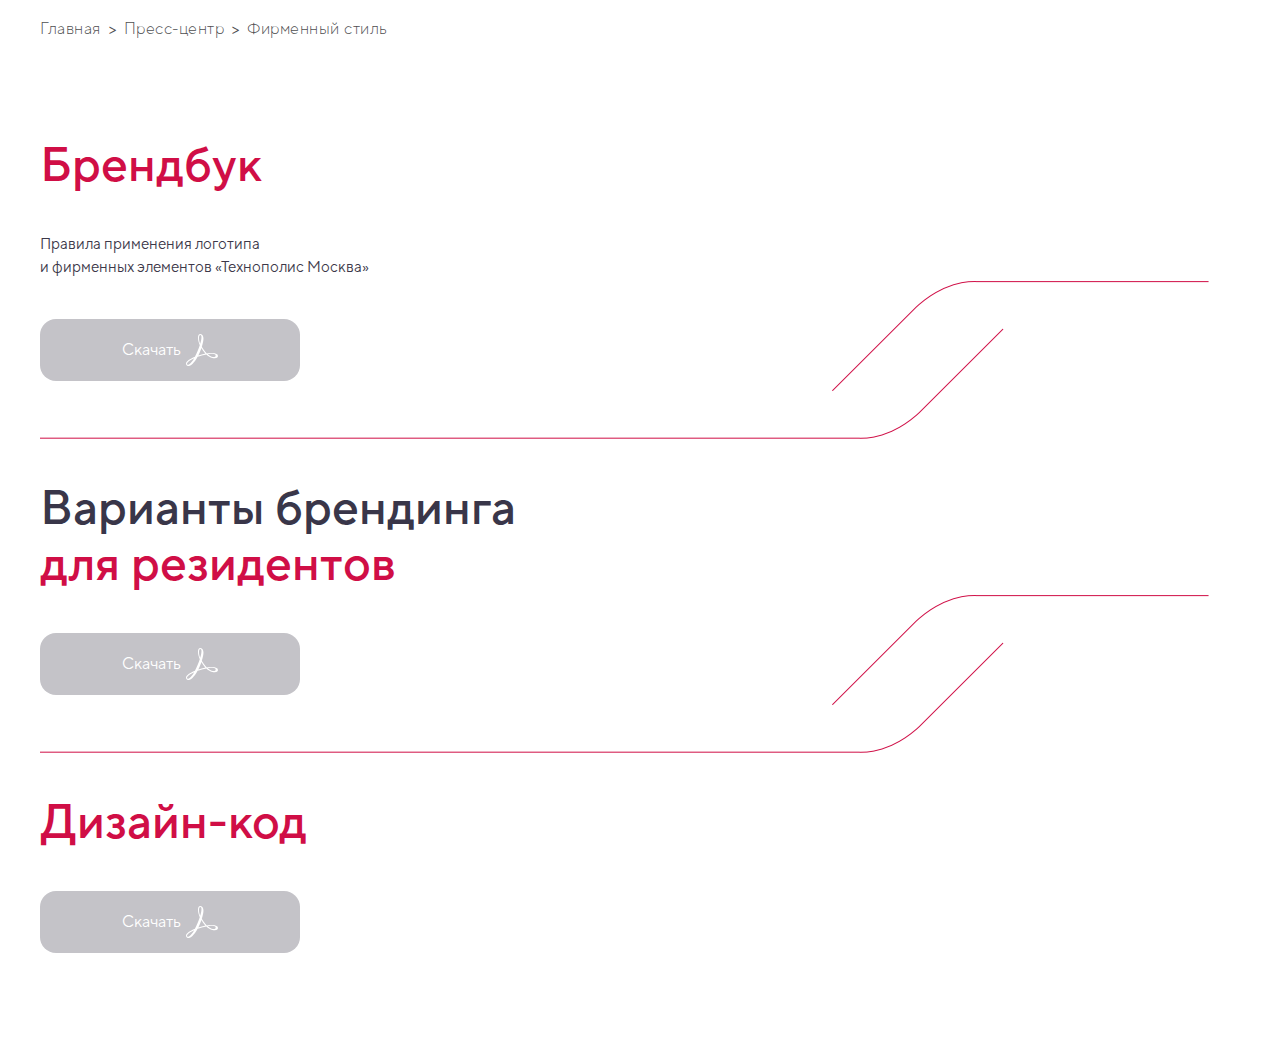
<file: styl/index.html>
<!DOCTYPE html>
<html lang="ru">
<head>
    <meta charset="UTF-8">
    <meta http-equiv="X-UA-Compatible" content="IE=edge">
    <meta name="viewport" content="width=device-width, initial-scale=1.0">
    <meta name="description" content="Technopolis" />
    <link rel="stylesheet" href="./style/normalize.min.css">
    <link rel="stylesheet" href="./style/style.css">
    <title>Технополис</title>
</head>
<body>
    <section class="style">
        <div class="container">
            <div class="bread-crumbs">
                <a aria-label="#" class="bread-crumbs__link" href="#">Главная </a>
                <span>></span>
                <a aria-label="#" class="bread-crumbs__link" href="#">Пресс-центр </a>
                <span>></span>
                <a aria-label="#" class="bread-crumbs__link" href="#">Фирменный стиль</a>
            </div>
            <div class="block">
                <h2 class="title"><span>Брендбук</span></h2>
                <p class="text">Правила применения логотипа<br>
                    и фирменных элементов «Технополис Москва»</p>
                    <button class="button btn-reset">Cкачать
                        <svg xmlns="http://www.w3.org/2000/svg" width="32" height="32" viewBox="0 0 32 32">
                            <path d="M31.464 20.49c-0.948-1.010-2.885-1.594-5.63-1.594-1.469 0-3.167 0.146-5.016 0.49-1.042-1.026-2.083-2.224-3.073-3.625-0.708-0.984-1.328-2.026-1.896-3.052 1.083-3.385 1.609-6.146 1.609-8.135 0-2.229-0.807-4.552-3.12-4.552-0.714 0-1.422 0.432-1.802 1.068-1.042 1.875-0.573 5.99 1.224 10.052-0.672 2.026-1.38 3.964-2.266 6.141-0.771 1.833-1.661 3.724-2.568 5.458-5.203 2.115-8.573 4.578-8.885 6.516-0.141 0.729 0.099 1.396 0.609 1.932 0.177 0.146 0.844 0.724 1.974 0.724 3.453 0 7.089-5.703 8.943-9.146 1.417-0.479 2.839-0.917 4.255-1.354 1.557-0.427 3.12-0.776 4.542-1.016 3.646 3.339 6.859 3.865 8.474 3.865 1.99 0 2.698-0.823 2.938-1.495 0.375-0.87 0.094-1.828-0.333-2.323l0.026 0.052zM29.62 21.896c-0.141 0.724-0.854 1.208-1.849 1.208-0.281 0-0.521-0.052-0.807-0.094-1.813-0.438-3.51-1.359-5.203-2.813 1.667-0.281 3.083-0.333 3.974-0.333 0.984 0 1.839 0.047 2.411 0.193 0.656 0.141 1.698 0.583 1.464 1.844h0.026zM19.589 19.62c-1.229 0.255-2.552 0.552-3.927 0.922-1.089 0.302-2.224 0.635-3.359 1.031 0.615-1.203 1.135-2.37 1.609-3.474 0.573-1.359 1.042-2.76 1.516-4.063 0.464 0.818 0.984 1.641 1.505 2.375 0.854 1.161 1.745 2.266 2.641 3.229v-0.026zM13.385 1.641c0.193-0.385 0.573-0.583 0.906-0.583 0.995 0 1.182 1.156 1.182 2.083 0 1.557-0.474 3.922-1.281 6.62-1.417-3.76-1.51-6.906-0.802-8.12zM8.182 24.172c-2.411 4.057-4.729 6.573-6.151 6.573-0.276 0-0.516-0.099-0.703-0.24-0.286-0.292-0.427-0.63-0.333-1.016 0.286-1.453 2.984-3.484 7.193-5.318z"/>
                          </svg>                          
                    </button>
                   <img class="block-img" src="./img/Untitled-8.png" alt="lines">
            </div>
            <div class="block">
                <h2 class="title">Варианты брендинга<br> 
                    <span>для резидентов</span></h2>
                    <button class="button btn-reset">Cкачать
                        <svg xmlns="http://www.w3.org/2000/svg" width="32" height="32" viewBox="0 0 32 32">
                            <path d="M31.464 20.49c-0.948-1.010-2.885-1.594-5.63-1.594-1.469 0-3.167 0.146-5.016 0.49-1.042-1.026-2.083-2.224-3.073-3.625-0.708-0.984-1.328-2.026-1.896-3.052 1.083-3.385 1.609-6.146 1.609-8.135 0-2.229-0.807-4.552-3.12-4.552-0.714 0-1.422 0.432-1.802 1.068-1.042 1.875-0.573 5.99 1.224 10.052-0.672 2.026-1.38 3.964-2.266 6.141-0.771 1.833-1.661 3.724-2.568 5.458-5.203 2.115-8.573 4.578-8.885 6.516-0.141 0.729 0.099 1.396 0.609 1.932 0.177 0.146 0.844 0.724 1.974 0.724 3.453 0 7.089-5.703 8.943-9.146 1.417-0.479 2.839-0.917 4.255-1.354 1.557-0.427 3.12-0.776 4.542-1.016 3.646 3.339 6.859 3.865 8.474 3.865 1.99 0 2.698-0.823 2.938-1.495 0.375-0.87 0.094-1.828-0.333-2.323l0.026 0.052zM29.62 21.896c-0.141 0.724-0.854 1.208-1.849 1.208-0.281 0-0.521-0.052-0.807-0.094-1.813-0.438-3.51-1.359-5.203-2.813 1.667-0.281 3.083-0.333 3.974-0.333 0.984 0 1.839 0.047 2.411 0.193 0.656 0.141 1.698 0.583 1.464 1.844h0.026zM19.589 19.62c-1.229 0.255-2.552 0.552-3.927 0.922-1.089 0.302-2.224 0.635-3.359 1.031 0.615-1.203 1.135-2.37 1.609-3.474 0.573-1.359 1.042-2.76 1.516-4.063 0.464 0.818 0.984 1.641 1.505 2.375 0.854 1.161 1.745 2.266 2.641 3.229v-0.026zM13.385 1.641c0.193-0.385 0.573-0.583 0.906-0.583 0.995 0 1.182 1.156 1.182 2.083 0 1.557-0.474 3.922-1.281 6.62-1.417-3.76-1.51-6.906-0.802-8.12zM8.182 24.172c-2.411 4.057-4.729 6.573-6.151 6.573-0.276 0-0.516-0.099-0.703-0.24-0.286-0.292-0.427-0.63-0.333-1.016 0.286-1.453 2.984-3.484 7.193-5.318z"/>
                          </svg>                          
                    </button>
                    <img class="block-img" src="./img/Untitled-8.png" alt="lines">
            </div>
            <div class="block">
                <h2 class="title">
                    <span>Дизайн-код</span></h2>
                
                    <button class="button btn-reset">Cкачать
                        <svg xmlns="http://www.w3.org/2000/svg" width="32" height="32" viewBox="0 0 32 32">
                            <path d="M31.464 20.49c-0.948-1.010-2.885-1.594-5.63-1.594-1.469 0-3.167 0.146-5.016 0.49-1.042-1.026-2.083-2.224-3.073-3.625-0.708-0.984-1.328-2.026-1.896-3.052 1.083-3.385 1.609-6.146 1.609-8.135 0-2.229-0.807-4.552-3.12-4.552-0.714 0-1.422 0.432-1.802 1.068-1.042 1.875-0.573 5.99 1.224 10.052-0.672 2.026-1.38 3.964-2.266 6.141-0.771 1.833-1.661 3.724-2.568 5.458-5.203 2.115-8.573 4.578-8.885 6.516-0.141 0.729 0.099 1.396 0.609 1.932 0.177 0.146 0.844 0.724 1.974 0.724 3.453 0 7.089-5.703 8.943-9.146 1.417-0.479 2.839-0.917 4.255-1.354 1.557-0.427 3.12-0.776 4.542-1.016 3.646 3.339 6.859 3.865 8.474 3.865 1.99 0 2.698-0.823 2.938-1.495 0.375-0.87 0.094-1.828-0.333-2.323l0.026 0.052zM29.62 21.896c-0.141 0.724-0.854 1.208-1.849 1.208-0.281 0-0.521-0.052-0.807-0.094-1.813-0.438-3.51-1.359-5.203-2.813 1.667-0.281 3.083-0.333 3.974-0.333 0.984 0 1.839 0.047 2.411 0.193 0.656 0.141 1.698 0.583 1.464 1.844h0.026zM19.589 19.62c-1.229 0.255-2.552 0.552-3.927 0.922-1.089 0.302-2.224 0.635-3.359 1.031 0.615-1.203 1.135-2.37 1.609-3.474 0.573-1.359 1.042-2.76 1.516-4.063 0.464 0.818 0.984 1.641 1.505 2.375 0.854 1.161 1.745 2.266 2.641 3.229v-0.026zM13.385 1.641c0.193-0.385 0.573-0.583 0.906-0.583 0.995 0 1.182 1.156 1.182 2.083 0 1.557-0.474 3.922-1.281 6.62-1.417-3.76-1.51-6.906-0.802-8.12zM8.182 24.172c-2.411 4.057-4.729 6.573-6.151 6.573-0.276 0-0.516-0.099-0.703-0.24-0.286-0.292-0.427-0.63-0.333-1.016 0.286-1.453 2.984-3.484 7.193-5.318z"/>
                          </svg>                          
                    </button>
                   
            </div>
        </div>
    </section>
    <script src="./js/index.js"></script>
</body>
</html>
</file>
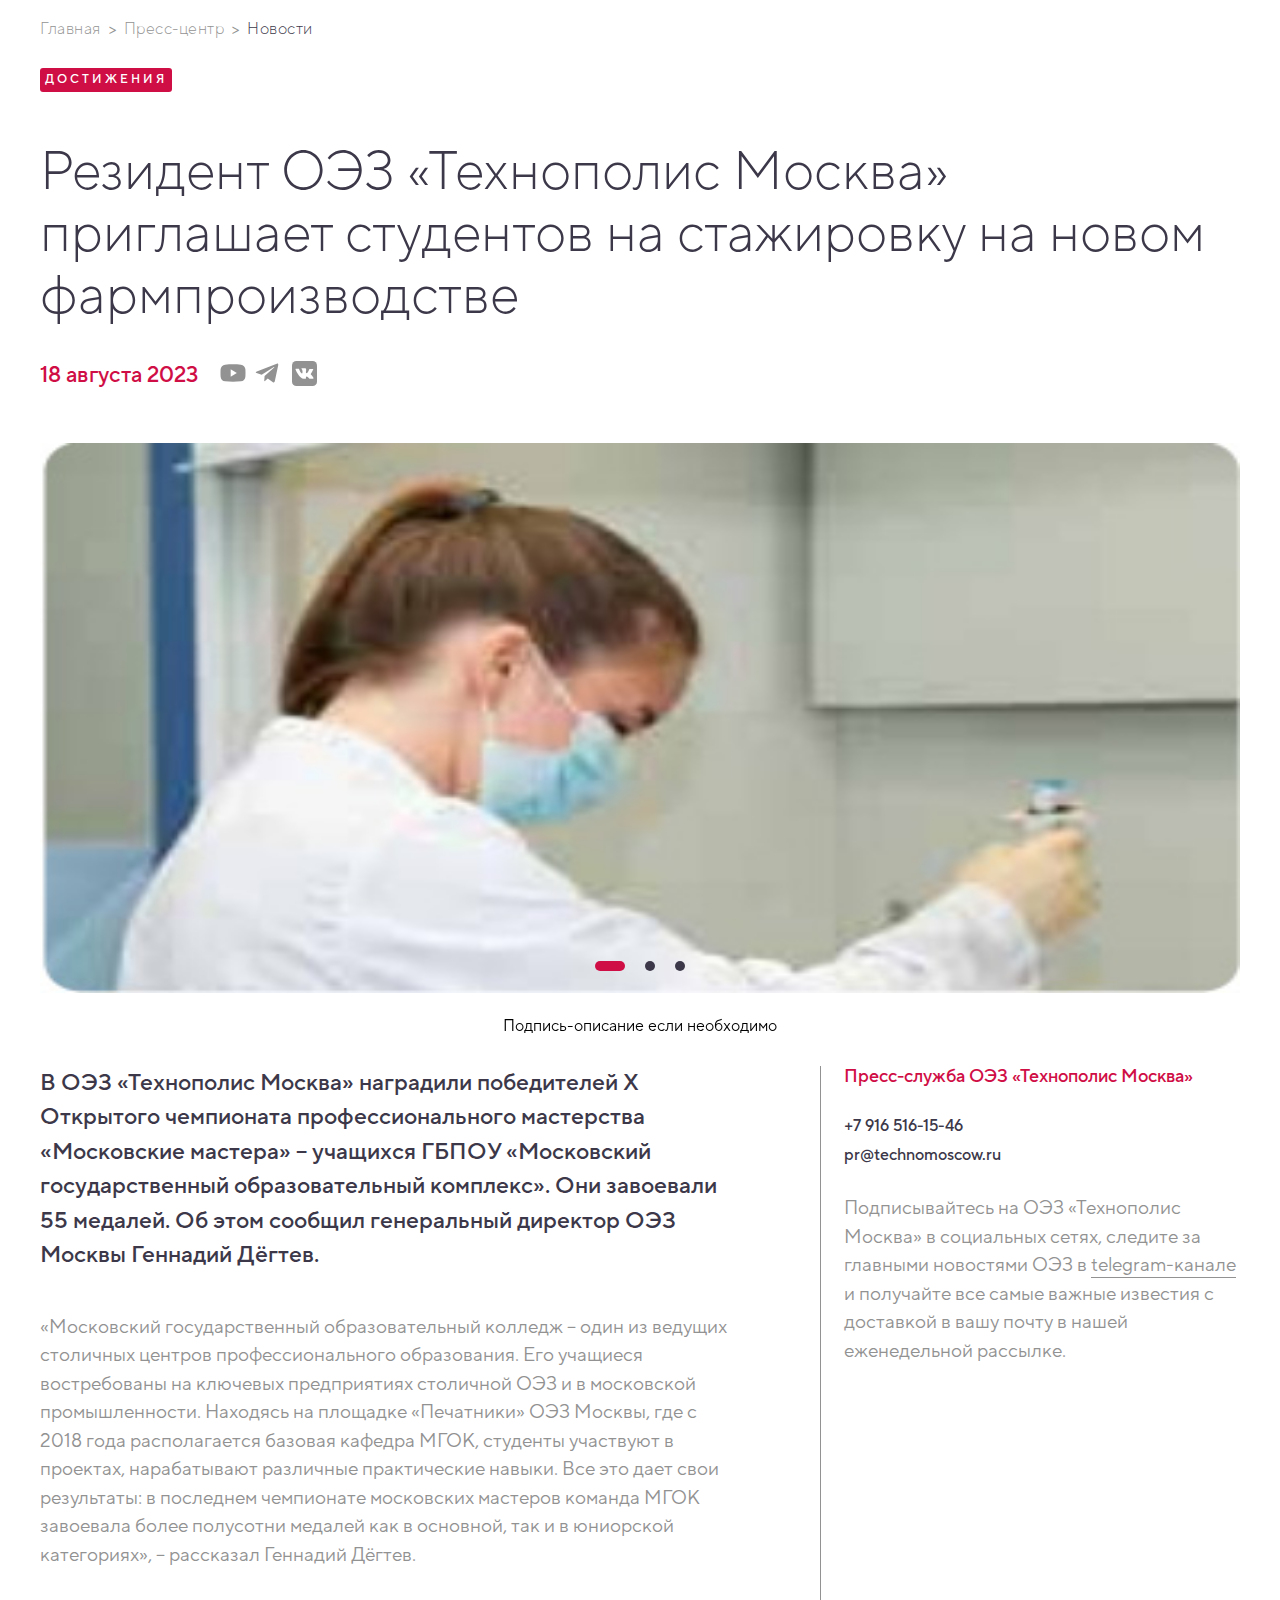
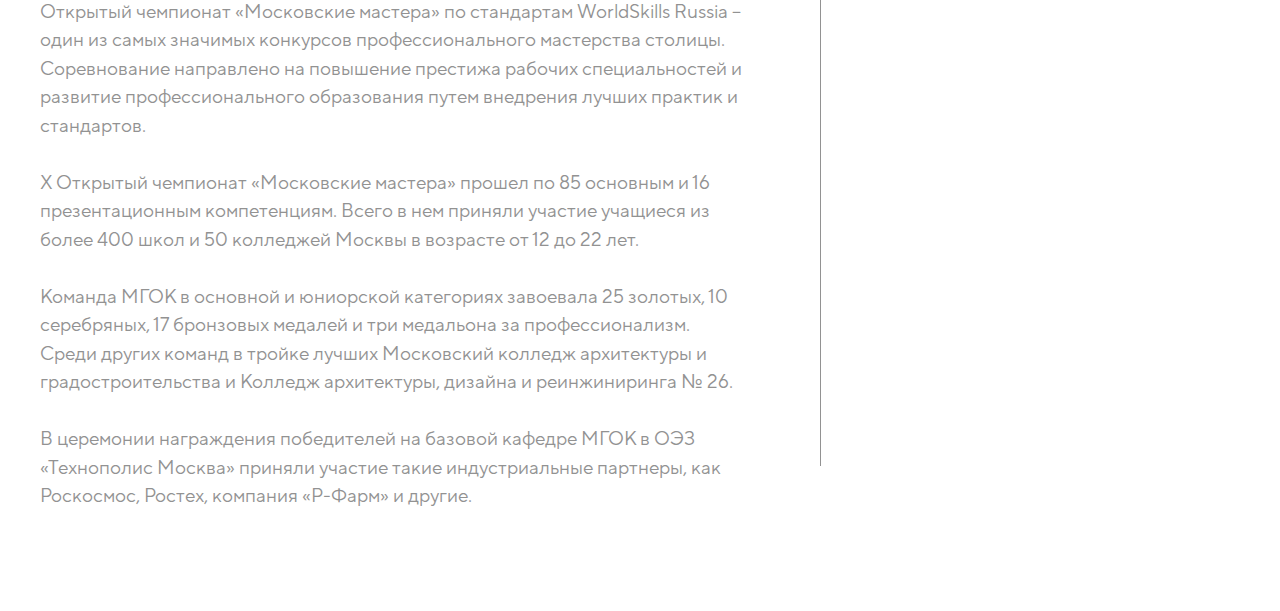
<file: news/news.html>
<!DOCTYPE html>
<html lang="ru">
<head>
    <meta charset="UTF-8">
    <meta http-equiv="X-UA-Compatible" content="IE=edge">
    <meta name="viewport" content="width=device-width, initial-scale=1.0">
    <meta name="description" content="Technopolis" />
    <link
  rel="stylesheet"
  href="https://cdn.jsdelivr.net/npm/swiper@10/swiper-bundle.min.css"
/>
    <link rel="stylesheet" href="./style/normalize.min.css">
    <link rel="stylesheet" href="./style/style.css">
    <title>Технополис</title>
</head>
<body>
    <section class="smi">
        <div class="container">
            <div class="bread-crumbs news__bread-crumbs">
                <a aria-label="#" class="bread-crumbs__link" href="#">Главная </a>
                <span>></span>
                <a aria-label="#" class="bread-crumbs__link" href="#">Пресс-центр </a>
                <span>></span>
                <a aria-label="#" class="bread-crumbs__link bread-crumbs__link_active" href="#">Новости</a>
            </div>
            <span class="news-tag">ДОСТИЖЕНИЯ</span>
            <h1 class="news__title">Резидент ОЭЗ «Технополис Москва»
                приглашает студентов на стажировку на новом
                фармпроизводстве</h1>
            <div class="news__block">
                <p class="news__date">18 августа 2023</p>
                <div class="news__socials">
                    <a aria-label="#" href="#"><svg class="yt" height="100%" style="fill-rule:evenodd;clip-rule:evenodd;stroke-linejoin:round;stroke-miterlimit:1.41421;" version="1.1" viewBox="0 0 24 24" width="100%" xml:space="preserve" xmlns="http://www.w3.org/2000/svg" xmlns:serif="http://www.serif.com/" xmlns:xlink="http://www.w3.org/1999/xlink"><rect height="24" id="Artboard15" style="fill:none;" width="24" x="0" y="0"/><g><path d="M2.093,9.075c0.125,-1.941 1.629,-3.509 3.562,-3.716c2.005,-0.202 4.136,-0.311 6.345,-0.311c2.209,0 4.34,0.109 6.345,0.312c1.933,0.206 3.437,1.774 3.562,3.715c0.061,0.956 0.093,1.933 0.093,2.925c0,0.992 -0.032,1.969 -0.093,2.925c-0.125,1.941 -1.629,3.509 -3.562,3.716c-2.005,0.202 -4.136,0.311 -6.345,0.311c-2.209,0 -4.34,-0.109 -6.345,-0.312c-1.933,-0.206 -3.437,-1.774 -3.562,-3.715c-0.061,-0.956 -0.093,-1.933 -0.093,-2.925c0,-0.992 0.032,-1.969 0.093,-2.925Z" style="fill:#929292;"/><path d="M15.055,12l-4.909,2.995l0,-5.99l4.909,2.995Z" style="fill:#fff;"/></g></svg></a>
                    <a aria-label="#" href="#"><svg class="tg" xmlns="http://www.w3.org/2000/svg" xmlns:xlink="http://www.w3.org/1999/xlink" version="1.1" id="mdi-telegram" width="24" height="24" viewBox="0 0 24 24"><path d="M9.78,18.65L10.06,14.42L17.74,7.5C18.08,7.19 17.67,7.04 17.22,7.31L7.74,13.3L3.64,12C2.76,11.75 2.75,11.14 3.84,10.7L19.81,4.54C20.54,4.21 21.24,4.72 20.96,5.84L18.24,18.65C18.05,19.56 17.5,19.78 16.74,19.36L12.6,16.3L10.61,18.23C10.38,18.46 10.19,18.65 9.78,18.65Z" /></svg></a>
                    <a aria-label="#" href="#"><svg class="vk" viewBox="0 0 64 64" xmlns="http://www.w3.org/2000/svg"><defs><style>.cls-1{fill:#929292;}.cls-2{fill:#fff;}</style></defs><title/><g data-name="32-vk" id="_32-vk"><rect class="cls-1" height="64" rx="11.2" ry="11.2" width="64"/><path class="cls-2" d="M9.62,19.77H17.3a.79.79,0,0,1,.74.51c.85,2.19,4.38,10.76,7.61,11.46,2.4,0,1.55-11.4-1.5-11.4-.8,0,1.42-1.42,1.57-1.48a16.38,16.38,0,0,1,8.66,0c1.53.64,1.79,2.43,1.83,3.95s-1.7,8,.59,8.7c3,.92,6.86-8.49,7.76-10.8a.79.79,0,0,1,.74-.5h8.55a.8.8,0,0,1,.74,1.11,74.74,74.74,0,0,1-6.31,11.52,1.59,1.59,0,0,0,.16,2C51,37.58,58,45.34,54,45.34H45.37a1.57,1.57,0,0,1-1.18-.53c-1.34-1.48-5.24-5.6-7-5.27-1.46.27-1.6,2.75-1.53,4.37a1.6,1.6,0,0,1-1.48,1.68c-1.53.09-3.62.13-3.81.12-6.1-.39-9.71-4.46-13.16-9A56.33,56.33,0,0,1,8.86,20.83.81.81,0,0,1,9.62,19.77Z"/></g></svg></a>
                </div>
            </div>
            <div class="swiper news-swiper">
                <!-- Additional required wrapper -->
                <div class="swiper-wrapper">
                  <!-- Slides -->
                  <div class="swiper-slide news-slide">
                    <img src="./img/3.jpg" alt="photo">
                    <span class="swiper-caption">Подпись-описание если необходимо</span>
                  </div>
                  <div class="swiper-slide news-slide">
                    <img src="./img/3.jpg" alt="photo">
                    <span class="swiper-caption">Подпись-описание если необходимо</span>
                  </div>
                  <div class="swiper-slide news-slide">
                    <img src="./img/3.jpg" alt="photo">
                    <span class="swiper-caption">Подпись-описание если необходимо</span>
                  </div>
                  
                </div>
                <div class="swiper-pagination news-pag"></div>
              </div>
         
           
        </div>
      <div class="swiper-buttons">
        <div class="swiper-btn-prev newss-btn-prev"></div>
        <div class="swiper-btn-next newss-btn-next"></div>
      </div>
      <div class="container">
        <div class="news__text">
            <div class="left-text-block">
                <p class="left-text-1">
                    В ОЭЗ «Технополис Москва» наградили победителей
X Открытого чемпионата профессионального мастерства
«Московские мастера» – учащихся ГБПОУ «Московский
государственный образовательный комплекс». Они завоевали
55 медалей. Об этом сообщил генеральный директор
ОЭЗ Москвы Геннадий Дёгтев.
                </p>
                <p class="left-text-2">
                    «Московский государственный образовательный колледж – один из ведущих
столичных центров профессионального образования. Его учащиеся
востребованы на ключевых предприятиях столичной ОЭЗ и в московской
промышленности. Находясь на площадке «Печатники» ОЭЗ Москвы, где с 2018
года располагается базовая кафедра МГОК, студенты участвуют в проектах,
нарабатывают различные практические навыки. Все это дает свои результаты:
в последнем чемпионате московских мастеров команда МГОК завоевала более
полусотни медалей как в основной, так и в юниорской категориях», – рассказал
Геннадий Дёгтев.<br><br>
Открытый чемпионат «Московские мастера» по стандартам WorldSkills Russia
– один из самых значимых конкурсов профессионального мастерства столицы.
Соревнование направлено на повышение престижа рабочих специальностей и
развитие профессионального образования путем внедрения лучших практик и
стандартов.<br><br>
X Открытый чемпионат «Московские мастера» прошел по 85 основным
и 16 презентационным компетенциям. Всего в нем приняли участие учащиеся
из более 400 школ и 50 колледжей Москвы в возрасте от 12 до 22 лет.<br><br>
Команда МГОК в основной и юниорской категориях завоевала 25 золотых,
10 серебряных, 17 бронзовых медалей и три медальона за профессионализм.
Среди других команд в тройке лучших Московский колледж архитектуры и
градостроительства и Колледж архитектуры, дизайна и реинжиниринга № 26.<br><br>
В церемонии награждения победителей на базовой кафедре МГОК в ОЭЗ
«Технополис Москва» приняли участие такие индустриальные партнеры, как
Роскосмос, Ростех, компания «Р-Фарм» и другие.
                </p>
            </div>
            <div class="line"></div>
            <div class="right-text-block">
                <p class="right-text-1">
                    Пресс-служба ОЭЗ «Технополис Москва»
                    </p>
                    <a aria-label="#" href="tel:+79165161546" class="right-text-2">
                        +7 916 516-15-46
                    </a>
                    <a aria-label="#" href="mailto:pr@technomoscow.ru" class="right-text-3">
                        pr@technomoscow.ru
                    </a>
                    <p class="right-text-4">
                        Подписывайтесь на ОЭЗ «Технополис Москва»
в социальных сетях, следите за главными новостями
ОЭЗ в <a aria-label="#" href="#">telegram-канале</a> и получайте все самые
важные известия с доставкой в вашу почту в нашей
еженедельной рассылке.
                        </p>
            </div>
        </div>
        </div>
    </section>
    <script src="https://cdn.jsdelivr.net/npm/swiper@10/swiper-bundle.min.js"></script>
    <script src="./js/index.js"></script>
</body>
</html>
</file>
<file: info/style/style.css>
@font-face {
  font-family: "Moscow-Thin";
  font-weight: 100;
  src: url("../fonts/TTMoscowEconomyThin.otf");
  font-style: normal;
  font-display: swap;
}
@font-face {
  font-family: "Moscow-Light";
  font-weight: 300;
  src: url("../fonts/TTMoscowEconomyLight.otf");
  font-style: normal;
  font-display: swap;
}
@font-face {
  font-family: "Moscow-Regular";
  font-weight: 400;
  src: url("../fonts/TTMoscowEconomyRegular.otf");
  font-style: normal;
  font-display: swap;
}
@font-face {
  font-family: "Moscow-Medium";
  font-weight: 500;
  src: url("../fonts/TTMoscowEconomyMedium.otf");
  font-style: normal;
  font-display: swap;
}
@font-face {
  font-family: "Moscow-Bold";
  font-weight: 700;
  src: url("../fonts/TTMoscowEconomyBold.otf");
  font-style: normal;
  font-display: swap;
}
@font-face {
  font-family: "Moscow-Black";
  font-weight: 900;
  src: url("../fonts/TTMoscowEconomyBlack.otf");
  font-style: normal;
  font-display: swap;
}
html {
  box-sizing: border-box;
  scroll-behavior: smooth;
}

*,
*::before,
*::after {
  box-sizing: inherit;
}

body {
  font-family: "Moscow-Regular";
  background-color: #FFFFFF;
  margin-right: auto;
  margin-left: auto;
  min-width: 320px;
}

a {
  color: inherit;
  text-decoration: none;
}

:focus-visible {
  outline: none;
}

p {
  margin: 0;
}

img {
  max-width: 100%;
}

li {
  list-style-type: none;
}

.list-reset {
  margin: 0;
  padding: 0;
  list-style: none;
}

h1,
h2,
h3 {
  margin: 0;
}

.visually-hidden {
  position: absolute;
  width: 1px;
  height: 1px;
  margin: -1px;
  border: 0;
  padding: 0;
  clip: rect(0, 0, 0, 0);
  overflow: hidden;
}

.btn-reset {
  padding: 0;
  border: none;
  background-color: transparent;
  cursor: pointer;
}

.container {
  max-width: 1230px;
  padding: 0 15px;
  margin-right: auto;
  margin-left: auto;
}

.smi {
  box-shadow: 0px -27px 29px -5px rgba(0, 0, 0, 0.2);
  padding: 20px 0 100px;
}

.bread-crumbs {
  margin-bottom: 50px;
}

.bread-crumbs span {
  color: #929292;
}

.bread-crumbs__link {
  color: #929292;
  font-family: "Moscow-Light";
  font-weight: 300;
  letter-spacing: 0.5px;
}

.bread-crumbs__link_active {
  color: #3c3849;
}

.button {
  display: flex;
  align-items: center;
  justify-content: center;
  gap: 5px;
  max-width: 260px;
  width: 100%;
  padding: 15px 0;
  background-color: #c4c3c8;
  color: #FFFFFF;
  border-radius: 16px;
  transition: background-color 0.3s ease-in-out;
}

.button:hover {
  background-color: #D00E46;
}

.info__title {
  color: #3c3849;
  font-family: "Moscow-Medium";
  font-weight: 500;
  font-size: 48px;
  line-height: 56px;
  margin-bottom: 30px;
}

.info__grid {
  display: grid;
  grid-template-columns: repeat(2, 1fr);
}

.modal {
  display: none;
  position: absolute;
  top: calc(50% - 300px);
  left: calc(50% - 450px);
}

.swiper-slide img {
  width: 900px;
  height: 600px;
}

.swiper {
  max-width: 900px;
}

.swiper-btns {
  display: flex;
  justify-content: space-between;
  position: relative;
  justify-content: center;
  margin-left: auto;
  margin-right: auto;
  max-width: 80%;
}

.modal-button-prev {
  width: 40px;
  position: absolute;
  top: -373px;
  left: -200px;
  z-index: 99;
  cursor: pointer;
}

.modal-button-next {
  width: 40px;
  transform: rotate(180deg);
  position: absolute;
  top: -373px;
  right: -200px;
  z-index: 99;
  cursor: pointer;
}/*# sourceMappingURL=style.css.map */
</file>
<file: news/style/style.css>
@font-face {
  font-family: "Moscow-Thin";
  font-weight: 100;
  src: url("../fonts/TTMoscowEconomyThin.otf");
  font-style: normal;
  font-display: swap;
}
@font-face {
  font-family: "Moscow-Light";
  font-weight: 300;
  src: url("../fonts/TTMoscowEconomyLight.otf");
  font-style: normal;
  font-display: swap;
}
@font-face {
  font-family: "Moscow-Regular";
  font-weight: 400;
  src: url("../fonts/TTMoscowEconomyRegular.otf");
  font-style: normal;
  font-display: swap;
}
@font-face {
  font-family: "Moscow-Medium";
  font-weight: 500;
  src: url("../fonts/TTMoscowEconomyMedium.otf");
  font-style: normal;
  font-display: swap;
}
@font-face {
  font-family: "Moscow-Bold";
  font-weight: 700;
  src: url("../fonts/TTMoscowEconomyBold.otf");
  font-style: normal;
  font-display: swap;
}
@font-face {
  font-family: "Moscow-Black";
  font-weight: 900;
  src: url("../fonts/TTMoscowEconomyBlack.otf");
  font-style: normal;
  font-display: swap;
}
html {
  box-sizing: border-box;
  scroll-behavior: smooth;
}

*,
*::before,
*::after {
  box-sizing: inherit;
}

body {
  font-family: "Moscow-Regular";
  background-color: #FFFFFF;
  margin-right: auto;
  margin-left: auto;
  min-width: 320px;
}

a {
  color: inherit;
  text-decoration: none;
}

:focus-visible {
  outline: none;
}

p {
  margin: 0;
}

img {
  max-width: 100%;
}

li {
  list-style-type: none;
}

.list-reset {
  margin: 0;
  padding: 0;
  list-style: none;
}

h1,
h2,
h3 {
  margin: 0;
}

.visually-hidden {
  position: absolute;
  width: 1px;
  height: 1px;
  margin: -1px;
  border: 0;
  padding: 0;
  clip: rect(0, 0, 0, 0);
  overflow: hidden;
}

.btn-reset {
  padding: 0;
  border: none;
  background-color: transparent;
  cursor: pointer;
}

.container {
  max-width: 1230px;
  padding: 0 15px;
  margin-right: auto;
  margin-left: auto;
}

.smi {
  box-shadow: 0px -27px 29px -5px rgba(0, 0, 0, 0.2);
  padding: 20px 0 100px;
}

.bread-crumbs {
  margin-bottom: 80px;
  display: flex;
  align-items: center;
  gap: 7px;
}

.bread-crumbs span {
  color: #929292;
}

.bread-crumbs__link {
  color: #929292;
  font-family: "Moscow-Light";
  font-weight: 300;
  letter-spacing: 0.5px;
}

.bread-crumbs__link_active {
  color: #3c3849;
}

.button {
  display: flex;
  align-items: center;
  justify-content: center;
  gap: 5px;
  max-width: 260px;
  width: 100%;
  padding: 15px 0;
  background-color: #c4c3c8;
  color: #FFFFFF;
  border-radius: 16px;
  transition: background-color 0.3s ease-in-out;
}

.button:hover {
  background-color: #D00E46;
}

.smi__title {
  color: #D00E46;
  font-family: "Moscow-Medium";
  font-weight: 500;
  font-size: 48px;
  line-height: 56px;
  margin-bottom: 30px;
}

.selects {
  display: grid;
  grid-template-columns: 17% 25% 25% 35%;
  width: 100%;
  justify-content: space-between;
  gap: 20px;
  margin-bottom: 30px;
}

.selects select {
  background-color: transparent;
  border: unset;
  border-bottom: 1px solid #c4c3c8;
}

select {
  -webkit-appearance: none;
     -moz-appearance: none;
          appearance: none;
  background-image: url(../img/svg/arrow_03_lev.webp);
  background-repeat: no-repeat;
  background-size: 20px 10px;
  background-position-x: calc(100% - 5px);
  background-position-y: calc(100% - 10px);
  color: #929292;
  padding-bottom: 7px;
}

.tag-select {
  max-width: 300px;
  width: 100%;
}

.name-select {
  max-width: 300px;
  width: 100%;
}

.date-select {
  max-width: 200px;
  width: 100%;
}

.search {
  display: flex;
  width: 100%;
  position: relative;
  max-width: 318px;
}

.search svg {
  position: absolute;
  right: 0;
}

.search input {
  background-color: transparent;
  border: unset;
  border-bottom: 1px solid #c4c3c8;
  width: 100%;
  color: #929292;
}

.search__icon {
  width: 20px;
  height: 20px;
}

.grid {
  display: grid;
  grid-template-columns: repeat(3, 1fr);
  gap: 30px 40px;
}

.card img {
  width: 100%;
}

.flex {
  display: flex;
  justify-content: space-between;
  width: 100%;
  margin-top: 20px;
  margin-bottom: 30px;
}

.name {
  color: #D00E46;
  font-size: 14px;
  font-family: "Moscow-Medium";
  font-weight: 500;
}

.date {
  color: #929292;
  font-size: 14px;
  font-family: "Moscow-Medium";
  font-weight: 500;
}

.title {
  font-size: 20px;
  color: #3c3849;
}

.swiper-buttons {
  display: flex;
  align-items: center;
  margin-right: auto;
  margin-left: auto;
  justify-content: space-between;
  max-width: 63%;
  position: relative;
}

.swiper-btn-next:after {
  content: "";
  background-image: url(../img/svg/arrow_red_right_active.svg);
  background-repeat: no-repeat;
  background-size: contain;
  display: block;
  width: 64px;
  height: 118px;
}

.swiper-btn-prev:after {
  content: "";
  background-image: url(../img/svg/arrow_red_right_active.svg);
  background-repeat: no-repeat;
  background-size: contain;
  transform: rotate(180deg);
  display: block;
  width: 64px;
  height: 118px;
}

.swiper-button-disabled::after {
  content: "";
  background-image: url(../img/svg/arrow_gr_right.svg);
}

.swiper-btn-next {
  position: absolute;
  right: -135px;
  top: -636px;
  cursor: pointer;
}

.swiper-btn-prev {
  position: absolute;
  left: -135px;
  top: -636px;
  cursor: pointer;
}

.swiper {
  margin-bottom: 100px;
}

.buttons {
  margin-top: 30px;
  display: flex;
  gap: 30px;
  align-items: center;
  justify-content: center;
  margin-bottom: 30px;
}

.swiper-prev {
  max-width: 250px;
  width: 100%;
}

.swiper-next {
  max-width: 250px;
  width: 100%;
}

.prev-btn {
  color: #929292;
  font-family: "Moscow-Medium";
  font-weight: 500;
  background-color: #eaeaea;
  border-radius: 5px;
}

.next-btn {
  color: #929292;
  font-family: "Moscow-Medium";
  font-weight: 500;
  background-color: #eaeaea;
  border-radius: 10px;
  max-width: 250px;
  width: 100%;
}

.grey-button {
  font-family: "Moscow-Medium";
  font-weight: 500;
  background-color: #393649;
  border-radius: 10px;
}

.button:hover {
  background-color: #D00E46;
  color: #fff;
}

.swiper-pag {
  text-align: center;
}

.swiper-pagination-bullet {
  width: 20px;
  height: 20px;
  text-align: center;
  line-height: 20px;
  font-size: 16px;
  color: #3c3849;
  opacity: 1;
  background: transparent;
  font-family: "Moscow-Regular";
  font-weight: 400;
}

.swiper-pagination-bullet-active {
  color: #fff;
  background: #D00E46;
}

.swiper-horizontal > .swiper-pagination-bullets .swiper-pagination-bullet, .swiper-pagination-horizontal.swiper-pagination-bullets .swiper-pagination-bullet {
  margin: 0 10px;
}

.news-tag {
  display: block;
  background-color: #D00E46;
  padding: 5px;
  color: #FFFFFF;
  font-family: "Moscow-Medium";
  font-weight: 500;
  font-size: 12px;
  letter-spacing: 3px;
  border-radius: 3px;
  margin-bottom: 50px;
  max-width: -moz-max-content;
  max-width: max-content;
}

.news__bread-crumbs {
  margin-bottom: 30px;
}

.news__title {
  font-size: 54px;
  font-family: "Moscow-Light";
  font-weight: 300;
  margin-bottom: 30px;
  color: #3c3849;
}

.news__block {
  display: flex;
  align-items: center;
  gap: 20px;
  margin-bottom: 50px;
}

.news__date {
  color: #D00E46;
  font-size: 22px;
  font-family: "Moscow-Medium";
  font-weight: 500;
}

.news__socials {
  display: flex;
  align-items: center;
}

.yt {
  margin-right: 4px;
}

.tg {
  margin-right: 10px;
}

.news__block svg {
  width: 30px;
  height: 30px;
}

.news__block .vk {
  width: 25px;
  height: 25px;
}

.tg path {
  fill: #929292;
}

.news__block svg rect {
  fill: #929292;
}

.news-slide img {
  width: 100%;
  height: 550px;
}

.news-slide span {
  display: block;
  text-align: center;
  margin-top: 20px;
}

.news-pag {
  position: absolute;
  bottom: 60px !important;
  z-index: 999;
}

.news-pag .swiper-pagination-bullet {
  background-color: #3c3849;
  width: 10px;
  height: 10px;
}

.news-pag .swiper-pagination-bullet-active {
  background-color: #D00E46;
  width: 30px;
  height: 10px;
  border-radius: 10px;
}

.news__text {
  display: flex;
}

.news-swiper {
  margin-bottom: 30px;
}

.left-text-block {
  max-width: 65%;
}

.left-text-1 {
  color: #3c3849;
  font-family: "Moscow-Medium";
  font-weight: 500;
  font-size: 23px;
  line-height: 150%;
  max-width: 90%;
  margin-bottom: 40px;
}

.left-text-2 {
  color: #929292;
  font-family: "Moscow-Regular";
  font-weight: 400;
  font-weight: 500;
  font-size: 19px;
  line-height: 150%;
  max-width: 90%;
}

.right-text-1 {
  color: #D00E46;
  font-family: "Moscow-Medium";
  font-weight: 500;
  font-size: 18px;
  line-height: 120%;
  margin-bottom: 30px;
}

.right-text-block {
  padding-left: 24px;
}

.right-text-2 {
  display: block;
  font-family: "Moscow-Medium";
  font-weight: 500;
  margin-bottom: 10px;
  color: #3c3849;
}

.right-text-3 {
  display: block;
  font-family: "Moscow-Medium";
  font-weight: 500;
  margin-bottom: 30px;
  color: #3c3849;
}

.line {
  height: 1000px;
  background-color: #929292;
  width: 1px;
}

.right-text-4 {
  color: #929292;
  font-family: "Moscow-Regular";
  font-weight: 400;
  font-weight: 500;
  font-size: 19px;
  line-height: 150%;
}

.right-text-4 a {
  border-bottom: 1px solid #929292;
}

.newss-btn-prev {
  top: -433px;
}

.newss-btn-next {
  top: -433px;
}/*# sourceMappingURL=style.css.map */
</file>
<file: photo/style/style.css>
@font-face {
  font-family: "Moscow-Thin";
  font-weight: 100;
  src: url("../fonts/TTMoscowEconomyThin.otf");
  font-style: normal;
  font-display: swap;
}
@font-face {
  font-family: "Moscow-Light";
  font-weight: 300;
  src: url("../fonts/TTMoscowEconomyLight.otf");
  font-style: normal;
  font-display: swap;
}
@font-face {
  font-family: "Moscow-Regular";
  font-weight: 400;
  src: url("../fonts/TTMoscowEconomyRegular.otf");
  font-style: normal;
  font-display: swap;
}
@font-face {
  font-family: "Moscow-Medium";
  font-weight: 500;
  src: url("../fonts/TTMoscowEconomyMedium.otf");
  font-style: normal;
  font-display: swap;
}
@font-face {
  font-family: "Moscow-Bold";
  font-weight: 700;
  src: url("../fonts/TTMoscowEconomyBold.otf");
  font-style: normal;
  font-display: swap;
}
@font-face {
  font-family: "Moscow-Black";
  font-weight: 900;
  src: url("../fonts/TTMoscowEconomyBlack.otf");
  font-style: normal;
  font-display: swap;
}
html {
  box-sizing: border-box;
  scroll-behavior: smooth;
}

*,
*::before,
*::after {
  box-sizing: inherit;
}

body {
  font-family: "Moscow-Regular";
  background-color: #FFFFFF;
  margin-right: auto;
  margin-left: auto;
  min-width: 320px;
}

a {
  color: inherit;
  text-decoration: none;
}

:focus-visible {
  outline: none;
}

p {
  margin: 0;
}

img {
  max-width: 100%;
}

li {
  list-style-type: none;
}

.list-reset {
  margin: 0;
  padding: 0;
  list-style: none;
}

h1,
h2,
h3 {
  margin: 0;
}

.visually-hidden {
  position: absolute;
  width: 1px;
  height: 1px;
  margin: -1px;
  border: 0;
  padding: 0;
  clip: rect(0, 0, 0, 0);
  overflow: hidden;
}

.btn-reset {
  padding: 0;
  border: none;
  background-color: transparent;
  cursor: pointer;
}

.container {
  max-width: 1230px;
  padding: 0 15px;
  margin-right: auto;
  margin-left: auto;
}

.smi {
  box-shadow: 0px -27px 29px -5px rgba(0, 0, 0, 0.2);
  padding: 20px 0 100px;
}

.bread-crumbs {
  margin-bottom: 80px;
  display: flex;
  align-items: center;
  gap: 7px;
}

.bread-crumbs span {
  color: #929292;
}

.bread-crumbs__link {
  color: #929292;
  font-family: "Moscow-Light";
  font-weight: 300;
  letter-spacing: 0.5px;
}

.bread-crumbs__link_active {
  color: #3c3849;
}

.button {
  display: flex;
  align-items: center;
  justify-content: center;
  gap: 5px;
  max-width: 260px;
  width: 100%;
  padding: 15px 0;
  background-color: #c4c3c8;
  color: #FFFFFF;
  border-radius: 16px;
  transition: background-color 0.3s ease-in-out;
}

.button:hover {
  background-color: #D00E46;
}

.smi__title {
  color: #D00E46;
  font-family: "Moscow-Medium";
  font-weight: 500;
  font-size: 48px;
  line-height: 56px;
  margin-bottom: 30px;
}

.selects {
  display: grid;
  grid-template-columns: 17% 25% 25% 35%;
  width: 100%;
  justify-content: space-between;
  gap: 20px;
  margin-bottom: 30px;
}

.selects select {
  background-color: transparent;
  border: unset;
  border-bottom: 1px solid #c4c3c8;
}

select {
  -webkit-appearance: none;
     -moz-appearance: none;
          appearance: none;
  background-image: url(../img/svg/arrow_03_lev.webp);
  background-repeat: no-repeat;
  background-size: 20px 10px;
  background-position-x: calc(100% - 5px);
  background-position-y: calc(100% - 10px);
  color: #929292;
  padding-bottom: 7px;
}

.tag-select {
  max-width: 300px;
  width: 100%;
}

.name-select {
  max-width: 300px;
  width: 100%;
}

.date-select {
  max-width: 200px;
  width: 100%;
}

.search {
  display: flex;
  width: 100%;
  position: relative;
  max-width: 318px;
}

.search svg {
  position: absolute;
  right: 0;
}

.search input {
  background-color: transparent;
  border: unset;
  border-bottom: 1px solid #c4c3c8;
  width: 100%;
  color: #929292;
}

.search__icon {
  width: 20px;
  height: 20px;
}

.grid {
  display: grid;
  grid-template-columns: repeat(3, 1fr);
  gap: 30px 40px;
}

.flex {
  display: flex;
  justify-content: space-between;
  width: 100%;
  margin-top: 20px;
  margin-bottom: 30px;
}

.name {
  color: #D00E46;
  font-size: 14px;
  font-family: "Moscow-Medium";
  font-weight: 500;
}

.date {
  color: #929292;
  font-size: 14px;
  font-family: "Moscow-Medium";
  font-weight: 500;
}

.title {
  font-size: 20px;
}

.swiper-buttons {
  display: flex;
  align-items: center;
  margin-right: auto;
  margin-left: auto;
  justify-content: space-between;
  position: relative;
}

.swiper-btn-next:after {
  content: "";
  background-image: url(../img/svg/arrow_red_right_active.svg);
  background-repeat: no-repeat;
  background-size: contain;
  display: block;
  width: 64px;
  height: 118px;
}

.swiper-btn-prev:after {
  content: "";
  background-image: url(../img/svg/arrow_red_right_active.svg);
  background-repeat: no-repeat;
  background-size: contain;
  transform: rotate(180deg);
  display: block;
  width: 64px;
  height: 118px;
}

.swiper-button-disabled::after {
  content: "";
  background-image: url(../img/svg/arrow_gr_right.svg);
}

.swiper-btn-next {
  position: absolute;
  right: -135px;
  top: -636px;
  cursor: pointer;
}

.swiper-btn-prev {
  position: absolute;
  left: -135px;
  top: -636px;
  cursor: pointer;
}

.buttons {
  margin-top: 30px;
  display: flex;
  gap: 30px;
  align-items: center;
  justify-content: center;
  margin-bottom: 30px;
}

.swiper {
  margin-bottom: 100px;
}

.grey-button {
  font-family: "Moscow-Medium";
  font-weight: 500;
  background-color: #393649;
  border-radius: 10px;
}

.swiper-pag {
  text-align: center;
}

.photo__list {
  display: flex;
  gap: 150px;
  margin-bottom: 50px;
}

.photo__item {
  color: #c2c0c6;
  font-size: 50px;
  font-family: "Moscow-Medium";
  font-weight: 500;
  cursor: pointer;
}

.active {
  color: #D00E46;
}

.title {
  color: #393649;
}

.video__grid {
  display: grid;
  grid-template-columns: repeat(2, 1fr);
  gap: 40px;
}

.swiper-pagination-bullet {
  width: 20px;
  height: 20px;
  text-align: center;
  line-height: 20px;
  font-size: 16px;
  color: #3c3849;
  opacity: 1;
  background: transparent;
  font-family: "Moscow-Regular";
  font-weight: 400;
}

.swiper-pagination-bullet-active {
  color: #fff;
  background: #D00E46;
}

.swiper-horizontal > .swiper-pagination-bullets .swiper-pagination-bullet, .swiper-pagination-horizontal.swiper-pagination-bullets .swiper-pagination-bullet {
  margin: 0 10px;
}

.swiper-prev {
  max-width: 250px;
  width: 100%;
}

.swiper-next {
  max-width: 250px;
  width: 100%;
}

.prev-btn {
  color: #929292;
  font-family: "Moscow-Medium";
  font-weight: 500;
  background-color: #eaeaea;
  border-radius: 5px;
}

.next-btn {
  color: #929292;
  font-family: "Moscow-Medium";
  font-weight: 500;
  background-color: #eaeaea;
  border-radius: 10px;
  max-width: 250px;
  width: 100%;
}

.button:hover {
  background-color: #D00E46;
  color: #fff;
}/*# sourceMappingURL=style.css.map */
</file>
<file: projects/style/style.css>
@font-face {
  font-family: "Moscow-Thin";
  font-weight: 100;
  src: url("../fonts/TTMoscowEconomyThin.otf");
  font-style: normal;
  font-display: swap;
}
@font-face {
  font-family: "Moscow-Light";
  font-weight: 300;
  src: url("../fonts/TTMoscowEconomyLight.otf");
  font-style: normal;
  font-display: swap;
}
@font-face {
  font-family: "Moscow-Regular";
  font-weight: 400;
  src: url("../fonts/TTMoscowEconomyRegular.otf");
  font-style: normal;
  font-display: swap;
}
@font-face {
  font-family: "Moscow-Medium";
  font-weight: 500;
  src: url("../fonts/TTMoscowEconomyMedium.otf");
  font-style: normal;
  font-display: swap;
}
@font-face {
  font-family: "Moscow-Bold";
  font-weight: 700;
  src: url("../fonts/TTMoscowEconomyBold.otf");
  font-style: normal;
  font-display: swap;
}
@font-face {
  font-family: "Moscow-Black";
  font-weight: 900;
  src: url("../fonts/TTMoscowEconomyBlack.otf");
  font-style: normal;
  font-display: swap;
}
html {
  box-sizing: border-box;
  scroll-behavior: smooth;
}

*,
*::before,
*::after {
  box-sizing: inherit;
}

body {
  font-family: "Moscow-Regular";
  background-color: #FFFFFF;
  margin-right: auto;
  margin-left: auto;
  min-width: 320px;
}

a {
  color: inherit;
  text-decoration: none;
}

:focus-visible {
  outline: none;
}

p {
  margin: 0;
}

img {
  max-width: 100%;
}

li {
  list-style-type: none;
}

.list-reset {
  margin: 0;
  padding: 0;
  list-style: none;
}

h1,
h2,
h3 {
  margin: 0;
}

.visually-hidden {
  position: absolute;
  width: 1px;
  height: 1px;
  margin: -1px;
  border: 0;
  padding: 0;
  clip: rect(0, 0, 0, 0);
  overflow: hidden;
}

.btn-reset {
  padding: 0;
  border: none;
  background-color: transparent;
  cursor: pointer;
}

.container {
  max-width: 1230px;
  padding: 0 15px;
  margin-right: auto;
  margin-left: auto;
}

.hero {
  position: relative;
}

.hero__img {
  position: absolute;
  right: 0;
}

.quetion {
  position: absolute;
  bottom: 280px;
  right: 100px;
  max-width: 50px;
  height: 50px;
  cursor: pointer;
}

.quetion:hover path {
  fill: #D00E46;
  stroke: #fff;
}

.hero__title {
  padding-top: 150px;
  font-family: "Moscow-Medium";
  font-weight: 500;
  font-size: 48px;
  line-height: 56px;
  margin-bottom: 50px;
}

.hero__title span {
  color: #D00E46;
}

.hero__descr {
  font-family: "Moscow-Medium";
  font-weight: 500;
  color: #393649;
  font-size: 20px;
  font-weight: 400;
  line-height: 34px;
  margin-bottom: 30px;
}

.hero__block {
  display: flex;
  gap: 40px;
  margin-bottom: 30px;
}

.button {
  background-color: #393649;
  border-radius: 8px;
  color: #fff;
  padding: 19px 0;
  max-width: 256px;
  width: 100%;
  text-align: center;
  margin-right: auto;
  margin-left: auto;
  display: block;
  transition: background-color 0.3s ease-in-out;
  font-family: "Moscow-Medium";
  font-weight: 500;
}

.gray-button {
  transition: background-color 0.3s ease-in-out;
}

.gray-button:hover {
  background-color: #D00E46;
}

.hero__relative {
  position: relative;
  margin-bottom: 100px;
}

.hero__svg {
  position: absolute;
  left: -294px;
  bottom: 83px;
  transform: rotate(270deg);
  width: 364px;
}

.hero__block {
  display: grid;
  grid-template-columns: repeat(3, 1fr);
  gap: 30px;
  margin-bottom: 100px;
}

.hero__text {
  color: #929292;
  letter-spacing: 0.3px;
  line-height: 24px;
}

.hero__text span {
  font-family: "Moscow-Medium";
  font-weight: 500;
  color: #393649;
}

.hero__card {
  background-color: #ebebeb;
  padding: 40px 20px;
  border-radius: 16px;
  border-bottom-right-radius: 5rem;
}

.gray-button {
  transition: background-color 0.3s ease-in-out;
}

.gray-button:hover {
  background-color: #D00E46;
}

.hero__card:nth-child(2) button {
  background-color: #D00E46;
}

.hero__card:nth-child(2) button:hover {
  background-color: #393649;
}

.hero__card-descr {
  display: block;
  color: #393649;
  font-size: 14px;
  margin-bottom: 20px;
  font-family: "Moscow-Medium";
  font-weight: 500;
}

.hero__card-title {
  display: block;
  color: #393649;
  font-size: 36px;
  margin-bottom: 80px;
  font-family: "Moscow-Medium";
  font-weight: 500;
}

.hero__card button {
  margin-left: unset;
}

.people {
  padding: 50px 0 100px;
}

.people__title {
  font-family: "Moscow-Medium";
  font-weight: 500;
  color: #393649;
  text-align: center;
  text-transform: uppercase;
  font-size: 36px;
  line-height: 40px;
  margin-bottom: 30px;
}

.people__block {
  display: grid;
  grid-template-columns: repeat(2, 1fr);
  gap: 20px 50px;
}

.people__card-svg {
  max-width: 45%;
  transform: rotate(180deg);
}

.people__card-svg path {
  stroke: #929292;
}

.people__card {
  position: relative;
  max-width: 460px;
}

.people__card-svg {
  position: absolute;
  left: 0;
}

.people__card-svg g line {
  stroke: #929292;
}

.people__card-text {
  padding-left: 40px;
}

.people__card-block {
  display: flex;
  align-items: center;
  justify-content: space-between;
}

.people__card-name {
  color: #393649;
  margin-bottom: 20px;
  font-family: "Moscow-Medium";
  font-weight: 500;
}

.people__card-prof {
  color: #D00E46;
  letter-spacing: 1px;
  font-size: 12px;
  font-family: "Moscow-Bold";
  font-weight: 700;
}

.connect {
  background-color: #ebebeb;
  box-shadow: 0px -27px 29px -5px rgba(0, 0, 0, 0.2);
  padding: 100px 0;
}

.connect__title {
  color: #393649;
  font-family: "Moscow-Medium";
  font-weight: 500;
  text-transform: uppercase;
  font-size: 50px;
  line-height: 40px;
  text-align: center;
  margin-bottom: 30px;
}

.connect__title span {
  color: #D00E46;
}

.connect__descr {
  color: #393649;
  font-family: "Moscow-Medium";
  font-weight: 500;
  text-transform: uppercase;
  font-size: 24px;
  line-height: 40px;
  text-align: center;
  margin-bottom: 30px;
}

.svg {
  width: 300px;
  display: block;
  margin-right: auto;
  margin-left: auto;
  margin-bottom: 30px;
}

.buttons {
  display: flex;
  gap: 30px;
  justify-content: center;
  margin-bottom: 60px;
}

.connect-red__btn {
  background-color: #D00E46;
  margin-right: unset;
  margin-left: unset;
  transition: background-color 0.3s ease-in-out;
}

.connect-red__btn:hover {
  background-color: #6b132d;
}

.connect-empty__btn {
  background-color: transparent;
  color: #393649;
  border: 1px solid #929292;
  margin-right: unset;
  margin-left: unset;
  transition: border 0.3s ease-in-out, color 0.3s ease-in-out;
}

.connect-empty__btn:hover {
  border: 1px solid #D00E46;
  color: #6b132d;
}

.inputs {
  display: grid;
  grid-template-columns: repeat(2, 1fr);
  gap: 30px 100px;
  max-width: 70%;
  margin-right: auto;
  margin-left: auto;
  margin-bottom: 30px;
}

.form__input::-moz-placeholder {
  font-size: 20px;
  color: #929292;
}

.form__input::placeholder {
  font-size: 20px;
  color: #929292;
}

.form__input {
  max-width: 300px;
  background-color: transparent;
  border: unset;
  border-bottom: 1px solid #929292;
  outline: unset;
  padding-bottom: 7px;
}

.form__select {
  -webkit-appearance: none;
     -moz-appearance: none;
          appearance: none;
  background-image: url(../img/svg/arrow_03_lev.webp);
  background-repeat: no-repeat;
  background-size: 20px 10px;
  background-position-x: calc(100% - 5px);
  background-position-y: calc(100% - 10px);
  color: #929292;
}

.connect__btn {
  margin-bottom: 30px;
}

.connect__text {
  color: #929292;
  text-align: center;
}

.form__input:focus {
  border-bottom: 1px solid #D00E46;
}/*# sourceMappingURL=style.css.map */
</file>
<file: smi/style/style.css>
@font-face {
  font-family: "Moscow-Thin";
  font-weight: 100;
  src: url("../fonts/TTMoscowEconomyThin.otf");
  font-style: normal;
  font-display: swap;
}
@font-face {
  font-family: "Moscow-Light";
  font-weight: 300;
  src: url("../fonts/TTMoscowEconomyLight.otf");
  font-style: normal;
  font-display: swap;
}
@font-face {
  font-family: "Moscow-Regular";
  font-weight: 400;
  src: url("../fonts/TTMoscowEconomyRegular.otf");
  font-style: normal;
  font-display: swap;
}
@font-face {
  font-family: "Moscow-Medium";
  font-weight: 500;
  src: url("../fonts/TTMoscowEconomyMedium.otf");
  font-style: normal;
  font-display: swap;
}
@font-face {
  font-family: "Moscow-Bold";
  font-weight: 700;
  src: url("../fonts/TTMoscowEconomyBold.otf");
  font-style: normal;
  font-display: swap;
}
@font-face {
  font-family: "Moscow-Black";
  font-weight: 900;
  src: url("../fonts/TTMoscowEconomyBlack.otf");
  font-style: normal;
  font-display: swap;
}
html {
  box-sizing: border-box;
  scroll-behavior: smooth;
}

*,
*::before,
*::after {
  box-sizing: inherit;
}

body {
  font-family: "Moscow-Regular";
  background-color: #FFFFFF;
  margin-right: auto;
  margin-left: auto;
  min-width: 320px;
}

a {
  color: inherit;
  text-decoration: none;
}

:focus-visible {
  outline: none;
}

p {
  margin: 0;
}

img {
  max-width: 100%;
}

li {
  list-style-type: none;
}

.list-reset {
  margin: 0;
  padding: 0;
  list-style: none;
}

h1,
h2,
h3 {
  margin: 0;
}

.visually-hidden {
  position: absolute;
  width: 1px;
  height: 1px;
  margin: -1px;
  border: 0;
  padding: 0;
  clip: rect(0, 0, 0, 0);
  overflow: hidden;
}

.btn-reset {
  padding: 0;
  border: none;
  background-color: transparent;
  cursor: pointer;
}

.container {
  max-width: 1230px;
  padding: 0 15px;
  margin-right: auto;
  margin-left: auto;
}

.smi {
  box-shadow: 0px -27px 29px -5px rgba(0, 0, 0, 0.2);
  padding: 20px 0 100px;
}

.bread-crumbs {
  margin-bottom: 50px;
}

.bread-crumbs span {
  color: #929292;
}

.bread-crumbs__link {
  color: #929292;
  font-family: "Moscow-Light";
  font-weight: 300;
  letter-spacing: 0.5px;
}

.bread-crumbs__link_active {
  color: #3c3849;
}

.button {
  display: flex;
  align-items: center;
  justify-content: center;
  gap: 5px;
  max-width: 260px;
  width: 100%;
  padding: 15px 0;
  background-color: #c4c3c8;
  color: #FFFFFF;
  border-radius: 16px;
  transition: background-color 0.3s ease-in-out;
}

.swiper {
  margin-bottom: 100px;
}

.swiper-prev {
  max-width: 250px;
  width: 100%;
}

.swiper-next {
  max-width: 250px;
  width: 100%;
}

.prev-btn {
  color: #929292;
  font-family: "Moscow-Medium";
  font-weight: 500;
  background-color: #eaeaea;
  border-radius: 5px;
}

.next-btn {
  color: #929292;
  font-family: "Moscow-Medium";
  font-weight: 500;
  background-color: #eaeaea;
  border-radius: 10px;
  max-width: 250px;
  width: 100%;
}

.grey-button {
  font-family: "Moscow-Medium";
  font-weight: 500;
  background-color: #393649;
  border-radius: 10px;
}

.button:hover {
  background-color: #D00E46;
  color: #fff;
}

.smi__title {
  color: #D00E46;
  font-family: "Moscow-Medium";
  font-weight: 500;
  font-size: 48px;
  line-height: 56px;
  margin-bottom: 30px;
}

.selects {
  display: grid;
  grid-template-columns: 17% 25% 25% 35%;
  width: 100%;
  justify-content: space-between;
  gap: 20px;
  margin-bottom: 30px;
}

.selects select {
  background-color: transparent;
  border: unset;
  border-bottom: 1px solid #c4c3c8;
}

select {
  -webkit-appearance: none;
     -moz-appearance: none;
          appearance: none;
  background-image: url(../img/svg/arrow_03_lev.webp);
  background-repeat: no-repeat;
  background-size: 20px 10px;
  background-position-x: calc(100% - 5px);
  background-position-y: calc(100% - 10px);
  color: #929292;
  padding-bottom: 7px;
}

.tag-select {
  max-width: 300px;
  width: 100%;
}

.name-select {
  max-width: 300px;
  width: 100%;
}

.date-select {
  max-width: 200px;
  width: 100%;
}

.search {
  display: flex;
  width: 100%;
  position: relative;
  max-width: 318px;
}

.search svg {
  position: absolute;
  right: 0;
}

.search input {
  background-color: transparent;
  border: unset;
  border-bottom: 1px solid #c4c3c8;
  width: 100%;
  color: #929292;
}

.search__icon {
  width: 20px;
  height: 20px;
}

.grid {
  display: grid;
  grid-template-columns: repeat(3, 1fr);
  gap: 30px 40px;
}

.flex {
  display: flex;
  justify-content: space-between;
  width: 100%;
  margin-top: 20px;
  margin-bottom: 30px;
}

.name {
  color: #D00E46;
  font-size: 14px;
  font-family: "Moscow-Medium";
  font-weight: 500;
}

.date {
  color: #929292;
  font-size: 14px;
  font-family: "Moscow-Medium";
  font-weight: 500;
}

.title {
  font-size: 20px;
  color: #3c3849;
}

.swiper-buttons {
  display: flex;
  align-items: center;
  margin-right: auto;
  margin-left: auto;
  justify-content: space-between;
  max-width: 63%;
  position: relative;
}

.swiper-btn-next:after {
  content: "";
  background-image: url(../img/svg/arrow_red_right_active.svg);
  background-repeat: no-repeat;
  background-size: contain;
  display: block;
  width: 64px;
  height: 118px;
}

.swiper-btn-prev:after {
  content: "";
  background-image: url(../img/svg/arrow_red_right_active.svg);
  background-repeat: no-repeat;
  background-size: contain;
  transform: rotate(180deg);
  display: block;
  width: 64px;
  height: 118px;
}

.swiper-button-disabled::after {
  content: "";
  background-image: url(../img/svg/arrow_gr_right.svg);
}

.swiper-btn-next {
  position: absolute;
  right: -135px;
  top: -636px;
  cursor: pointer;
}

.swiper-btn-prev {
  position: absolute;
  left: -135px;
  top: -636px;
  cursor: pointer;
}

.buttons {
  margin-top: 30px;
  display: flex;
  gap: 30px;
  align-items: center;
  justify-content: center;
  margin-bottom: 30px;
}

.swiper-pag {
  text-align: center;
}

.swiper-pagination-bullet {
  width: 20px;
  height: 20px;
  text-align: center;
  line-height: 20px;
  font-size: 16px;
  color: #3c3849;
  opacity: 1;
  background: transparent;
  font-family: "Moscow-Regular";
  font-weight: 400;
}

.swiper-pagination-bullet-active {
  color: #fff;
  background: #D00E46;
}

.swiper-horizontal > .swiper-pagination-bullets .swiper-pagination-bullet, .swiper-pagination-horizontal.swiper-pagination-bullets .swiper-pagination-bullet {
  margin: 0 10px;
}/*# sourceMappingURL=style.css.map */
</file>
<file: styl/style/style.css>
@font-face {
  font-family: "Moscow-Thin";
  font-weight: 100;
  src: url("../fonts/TTMoscowEconomyThin.otf");
  font-style: normal;
  font-display: swap;
}
@font-face {
  font-family: "Moscow-Light";
  font-weight: 300;
  src: url("../fonts/TTMoscowEconomyLight.otf");
  font-style: normal;
  font-display: swap;
}
@font-face {
  font-family: "Moscow-Regular";
  font-weight: 400;
  src: url("../fonts/TTMoscowEconomyRegular.otf");
  font-style: normal;
  font-display: swap;
}
@font-face {
  font-family: "Moscow-Medium";
  font-weight: 500;
  src: url("../fonts/TTMoscowEconomyMedium.otf");
  font-style: normal;
  font-display: swap;
}
@font-face {
  font-family: "Moscow-Bold";
  font-weight: 700;
  src: url("../fonts/TTMoscowEconomyBold.otf");
  font-style: normal;
  font-display: swap;
}
@font-face {
  font-family: "Moscow-Black";
  font-weight: 900;
  src: url("../fonts/TTMoscowEconomyBlack.otf");
  font-style: normal;
  font-display: swap;
}
html {
  box-sizing: border-box;
  scroll-behavior: smooth;
}

*,
*::before,
*::after {
  box-sizing: inherit;
}

body {
  font-family: "Moscow-Regular";
  background-color: #FFFFFF;
  margin-right: auto;
  margin-left: auto;
  min-width: 320px;
}

a {
  color: inherit;
  text-decoration: none;
}

:focus-visible {
  outline: none;
}

p {
  margin: 0;
}

img {
  max-width: 100%;
}

li {
  list-style-type: none;
}

.list-reset {
  margin: 0;
  padding: 0;
  list-style: none;
}

h1,
h2,
h3 {
  margin: 0;
}

.visually-hidden {
  position: absolute;
  width: 1px;
  height: 1px;
  margin: -1px;
  border: 0;
  padding: 0;
  clip: rect(0, 0, 0, 0);
  overflow: hidden;
}

.btn-reset {
  padding: 0;
  border: none;
  background-color: transparent;
  cursor: pointer;
}

.container {
  max-width: 1230px;
  padding: 0 15px;
  margin-right: auto;
  margin-left: auto;
}

.style {
  box-shadow: 0px -27px 29px -5px rgba(0, 0, 0, 0.2);
  padding: 20px 0 100px;
}

.bread-crumbs {
  margin-bottom: 80px;
  display: flex;
  align-items: center;
  gap: 7px;
}

.bread-crumbs span {
  color: #4e4e50;
}

.bread-crumbs__link {
  color: #4e4e50;
  font-family: "Moscow-Light";
  font-weight: 300;
  letter-spacing: 0.5px;
}

.title {
  color: #393649;
  font-family: "Moscow-Medium";
  font-weight: 500;
  font-size: 48px;
  line-height: 56px;
  margin-bottom: 40px;
}

.title span {
  color: #D00E46;
}

.text {
  color: #3c3849;
  font-size: 15px;
  line-height: 150%;
  margin-bottom: 40px;
}

.button {
  display: flex;
  align-items: center;
  justify-content: center;
  gap: 5px;
  max-width: 260px;
  width: 100%;
  padding: 15px 0;
  background-color: #c4c3c8;
  color: #FFFFFF;
  border-radius: 16px;
  transition: background-color 0.3s ease-in-out;
}

.button:hover {
  background-color: #D00E46;
}

.button svg path {
  fill: #FFFFFF;
}

.block {
  position: relative;
  margin-top: 100px;
}

.block-img {
  position: absolute;
  bottom: -65px;
  z-index: -1;
}/*# sourceMappingURL=style.css.map */
</file>
